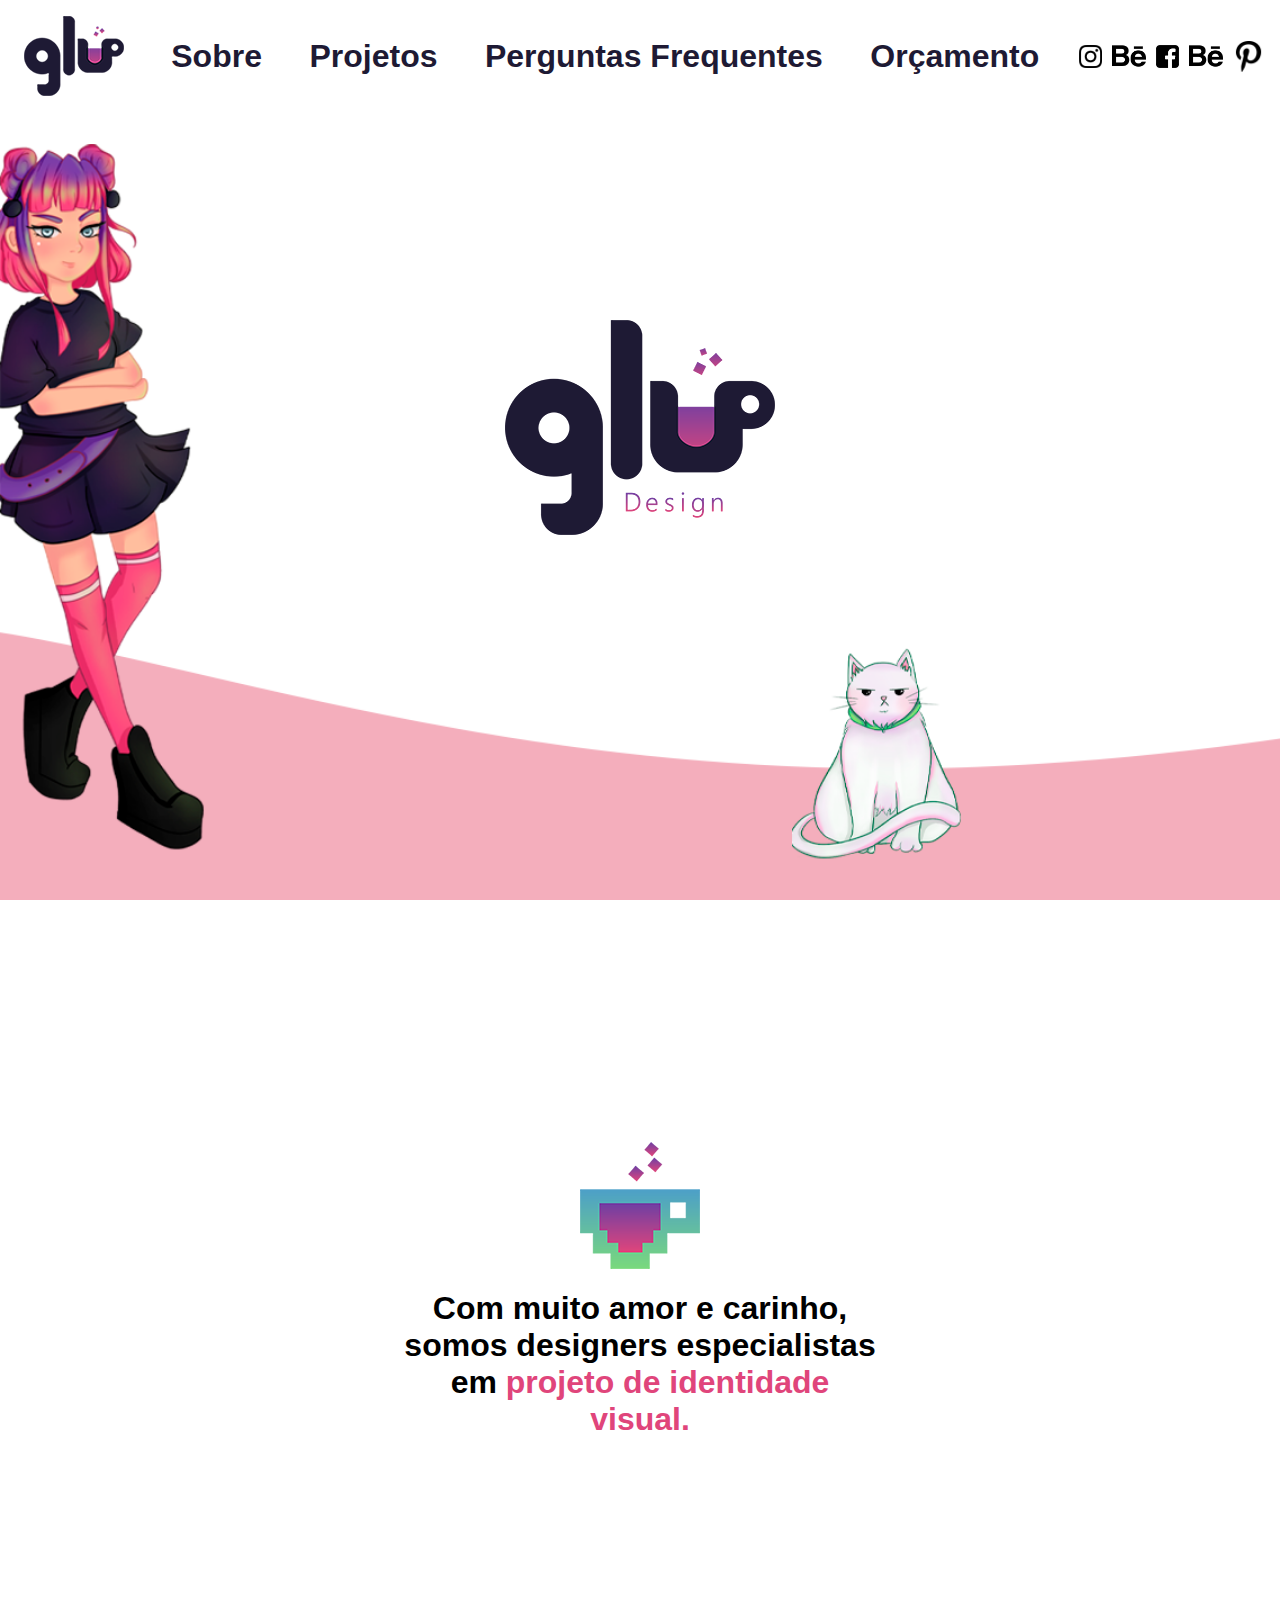
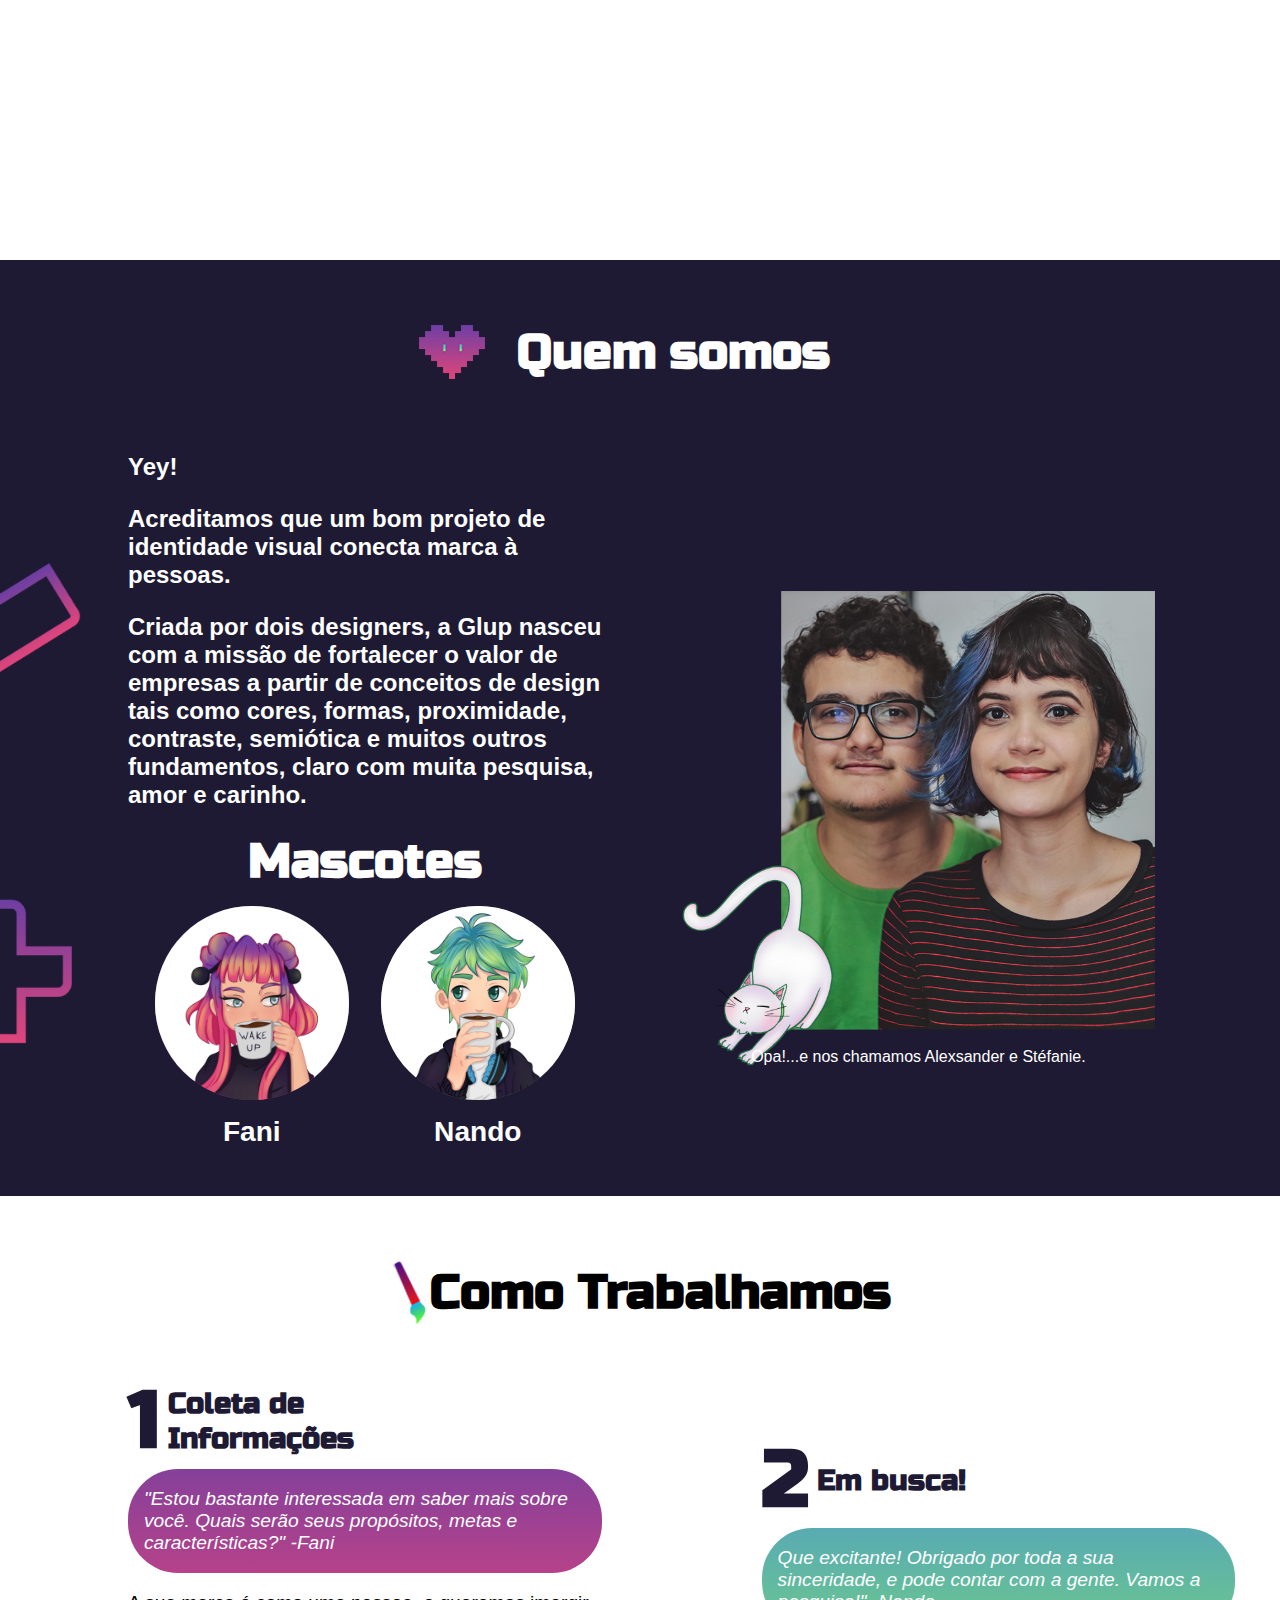
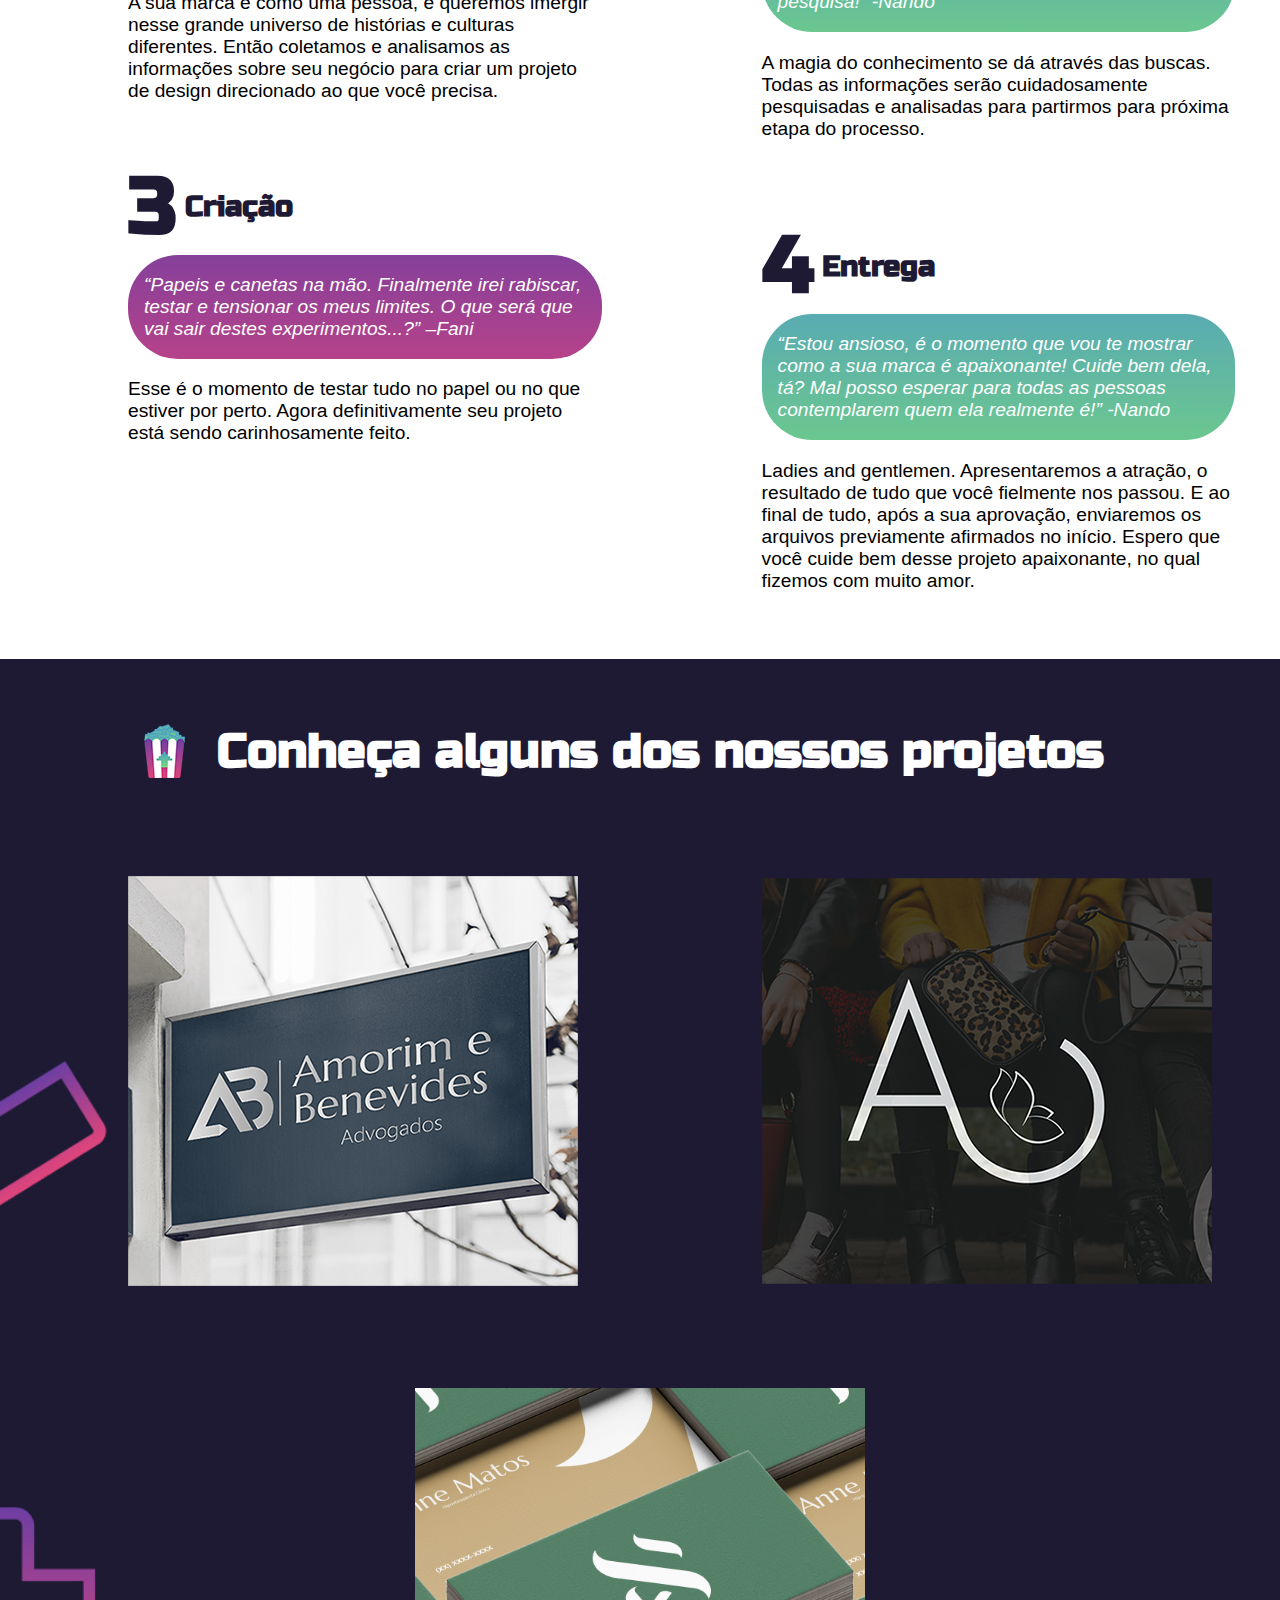
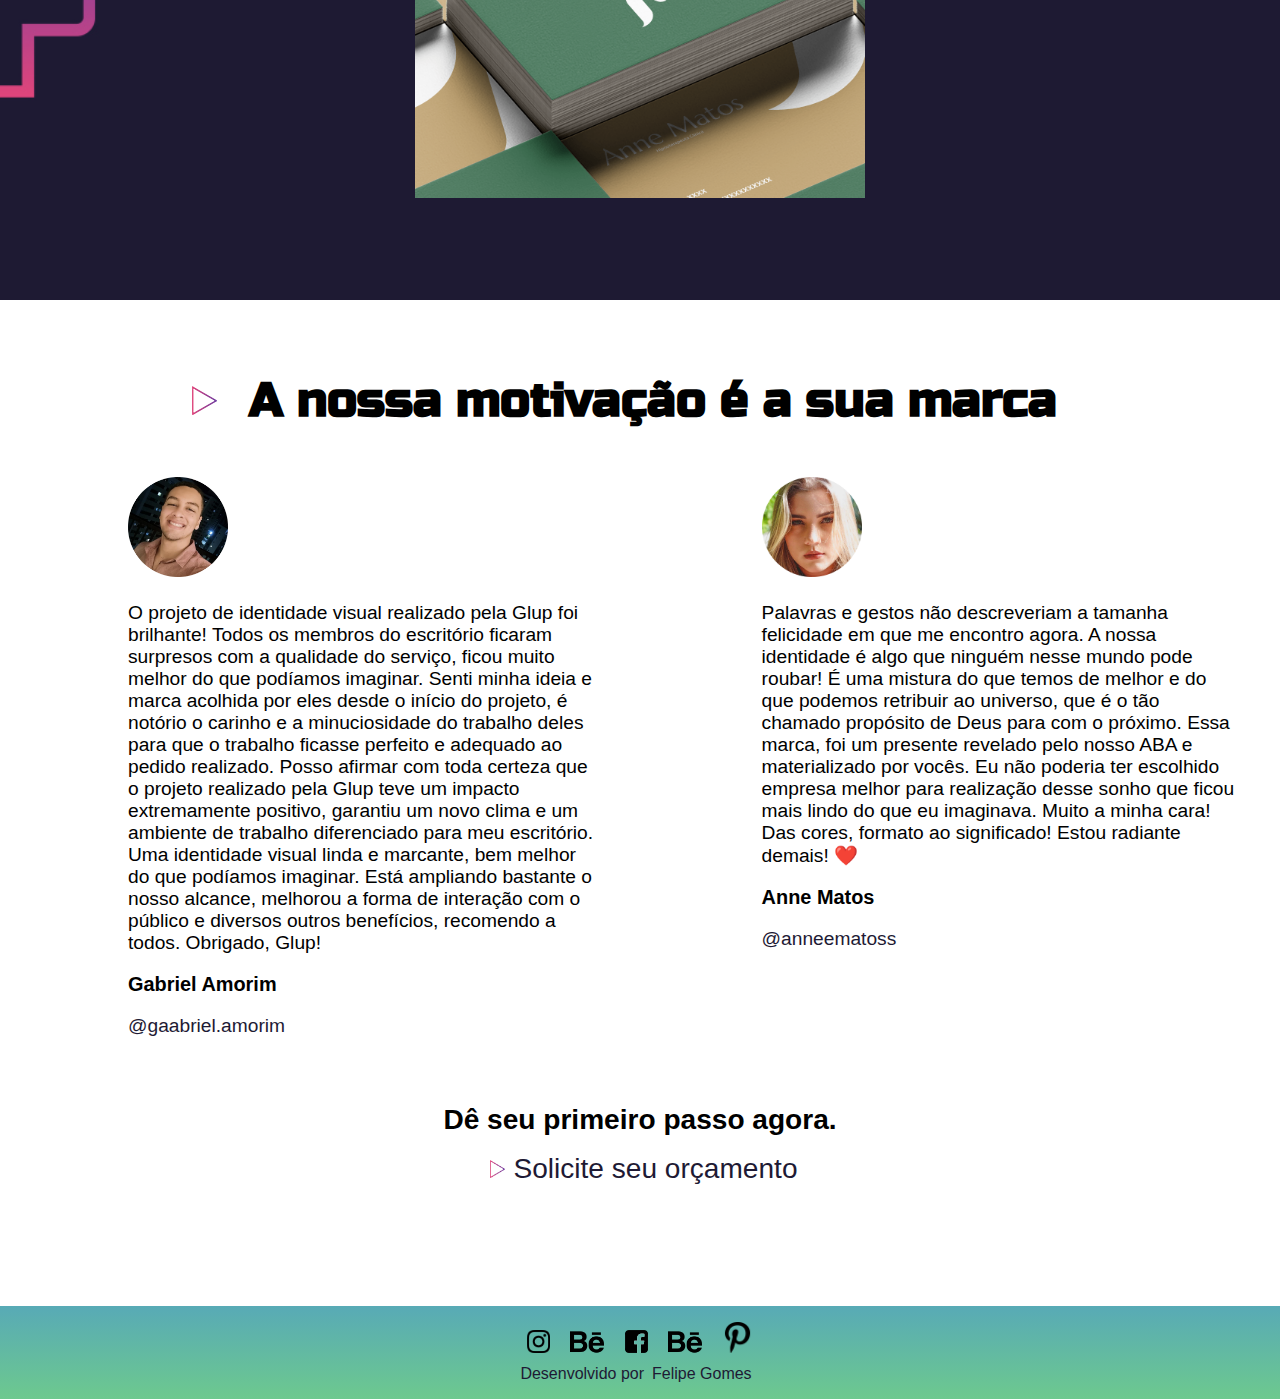
<file: index.html>
<!DOCTYPE html>
<html lang="pt-br">

<head>
    <meta charset="UTF-8">
    <meta name="viewport" content="width=device-width, initial-scale=1.0">
    <link rel="stylesheet" href="main.css">
    <link rel="shortcut icon" href="img/favicon.png">
    <link rel="stylesheet" href="https://cdnjs.cloudflare.com/ajax/libs/font-awesome/4.7.0/css/font-awesome.min.css">
    <link href="https://fonts.googleapis.com/css2?family=Russo+One&display=swap" rel="stylesheet">
    <script src="navBar.js"></script>
    <title>Glup | Página Inicial</title>
</head>

<body>
    <nav class="topnav" id="myTopnav">
        <a href="index.html">
            <img src="img/Glup-Azul-Roxo-Rosa-Sem Fundo.png" class="logo" alt="Glup" title="Glup"></a>
        <a href="sobre.html" class="hover-topbar">Sobre</a>
        <a href="#trabalhos" class="hover-topbar" onclick="myFunction()">Projetos</a>
        <a href="/perguntas.html" class="hover-topbar">Perguntas Frequentes</a>
        <a href="/orcamento.html" class="hover-topbar">Orçamento</a>
        <div>
            <div></div>
            <a href="https://www.instagram.com/glup.design/" target="_blank"><img src="img/instagram.png" alt="Instagram" title="Instagram"></a>
            <a href="https://www.behance.net/stefaniekarine" target="_blank"><img src="img/rede_behance.png" alt="Behance" title="Behance"></a>
            <a href="https://www.facebook.com/Glup-104047884663885" target="_blank"><img src="img/FACEBOOK.png" alt="Facebook" title="Facebook"></a>
            <a href="https://www.behance.net/lecocarval2f0b" target="_blank"><img src="img/rede_behance.png" alt="Behance" title="Behance"></a>
            <a href=""><img src="img/pinterest.png" alt="Pinterest" title="Pinterest"></a>
            <div></div>
        </div>
        <a href="javascript:void(0);" class="icon" onclick="myFunction()">
            <i class="fa fa-bars"></i>
        </a>
    </nav>
    <main class="main" id="main">
        <div class="apresentacao-1">
            <span>
                <img src="img/Glup-Azul-Roxo-Rosa-Tagline-Sem Fundo.png" class="logo-main" alt="">
            </span>

            <div class="frase-1">
                <img src="img/Café.png" alt="">
                <h1>
                    Com muito amor e carinho, <br> somos designers especialistas <br> em <span>projeto de identidade visual.</span>
                </h1>
            </div>
        </div>

        <div class="apresentacao-2">
            <div class="titulo-aprset-2">
                <img src="img/Coração.png" alt="">
                <span>
                <h1>Quem somos</h1>
            </span>
            </div>
            <aside>
                <article class="aside-right">
                    <div>
                        <p>Yey!</p>
                        <p>Acreditamos que um bom projeto de identidade visual conecta marca à pessoas.</p>
                        <p>Criada por dois designers, a Glup nasceu com a missão de fortalecer o valor de empresas a partir de conceitos de design tais como cores, formas, proximidade, contraste, semiótica e muitos outros fundamentos, claro com muita pesquisa,
                            amor e carinho.</p>
                    </div>
                    <div class="mascotes">
                        <h1>Mascotes</h1>
                        <div class="avatar">
                            <div>
                                <a href="/sobre.html">
                                    <div>
                                        <img src="img/Grupo_de_m_scara_2_jr_pattern.png" alt="">
                                    </div>
                                </a>
                                <h3>Fani</h3>
                            </div>
                            <div>
                                <a href="/sobre.html">
                                    <div>
                                        <img src="img/Grupo_de_m_scara_3_jt_pattern.png" alt="">
                                    </div>
                                </a>
                                <h3>Nando</h3>
                            </div>
                        </div>
                    </div>
                </article>
                <article class="aside-left">
                    <div class="foto-side">
                        <img src="img/Fani-Nando-Glid.png" class="fani-nando-glid" alt="">
                        <p>Opa!...e nos chamamos Alexsander e Stéfanie.</p>
                    </div>
                </article>
            </aside>
        </div>
        <div class="como-trabalhamos">
            <div class="titulo-trabalhamos">
                <img src="img/Pincel.png" alt="">
                <span>
                <h1>Como Trabalhamos</h1>
            </span>
            </div>
            <aside>
                <article>
                    <div class="sub-titulo">
                        <h1>1</h1>
                        <h1>Coleta de Informações</h1>
                    </div>
                    <div>
                        <p>
                            "Estou bastante interessada em saber mais sobre você. Quais serão seus propósitos, metas e características?" -Fani
                        </p>
                    </div>
                    <div class="descricao">
                        <p>
                            A sua marca é como uma pessoa, e queremos imergir nesse grande universo de histórias e culturas diferentes. Então coletamos e analisamos as informações sobre seu negócio para criar um projeto de design direcionado ao que você precisa.
                        </p>
                    </div>
                </article>
                <article>
                    <div class="sub-titulo">
                        <h1>2</h1>
                        <h1>Em busca!</h1>
                    </div>
                    <div>
                        <p>
                            Que excitante! Obrigado por toda a sua sinceridade, e pode contar com a gente. Vamos a pesquisa!" -Nando
                        </p>
                    </div>
                    <div class="descricao">
                        <p>
                            A magia do conhecimento se dá através das buscas. Todas as informações serão cuidadosamente pesquisadas e analisadas para partirmos para próxima etapa do processo.
                        </p>
                    </div>
                </article>

            </aside>
            <aside>
                <article>
                    <div class="sub-titulo">
                        <h1>3</h1>
                        <h1>Criação</h1>
                    </div>
                    <div>
                        <p>
                            “Papeis e canetas na mão. Finalmente irei rabiscar, testar e tensionar os meus limites. O que será que vai sair destes experimentos...?” –Fani
                        </p>
                    </div>
                    <div class="descricao">
                        <p>
                            Esse é o momento de testar tudo no papel ou no que estiver por perto. Agora definitivamente seu projeto está sendo carinhosamente feito.
                        </p>
                    </div>
                </article>
                <article>
                    <div class="sub-titulo">
                        <h1>4</h1>
                        <h1>Entrega</h1>
                    </div>
                    <div>
                        <p>
                            “Estou ansioso, é o momento que vou te mostrar como a sua marca é apaixonante! Cuide bem dela, tá? Mal posso esperar para todas as pessoas contemplarem quem ela realmente é!” -Nando
                        </p>
                    </div>
                    <div class="descricao">
                        <p>
                            Ladies and gentlemen. Apresentaremos a atração, o resultado de tudo que você fielmente nos passou. E ao final de tudo, após a sua aprovação, enviaremos os arquivos previamente afirmados no início. Espero que você cuide bem desse projeto apaixonante, no
                            qual fizemos com muito amor.
                        </p>
                    </div>
                </article>

            </aside>
        </div>
        <div class="projetos" id="trabalhos">
            <div class="titulo-projetos">
                <img src="img/Pipoca.png" alt="">
                <span>
                <h1>Conheça alguns dos nossos projetos</h1>
            </span>
            </div>
            <aside>
                <article>
                    <a href="/proj-amorim.html">
                        <img src="img/Grupo_de_m_scara_10_jv_pattern.png" alt="">
                </article>
                <article>
                    <a href="/proj-andreia.html">
                        <img src="img/Grupo_de_m_scara_1_jq_pattern.png" alt=""></a>
                    </a>
                </article>

            </aside>
            <aside>
                <a href="/proj-anne.html">
                    <img src="img/Prancheta 1 cópia 1601.png" alt="">
                </a>
            </aside>
        </div>
        <div class="relatos">
            <div class="titulo-relatos">
                <img src="img/Triangulo GLUP.png" alt="">
                <span>
                <h1>A nossa motivação é a sua marca</h1>
            </span>
            </div>
            <aside>
                <article>
                    <div class="foto-cliente">
                        <img src="img/Grupo_de_m_scara_8_ju_pattern.png" alt="">
                    </div>

                    <div class="comment-pessoa">

                        <div class="comentario">
                            <p>
                                O projeto de identidade visual realizado pela Glup foi brilhante! Todos os membros do escritório ficaram surpresos com a qualidade do serviço, ficou muito melhor do que podíamos imaginar.<span id="pontos">..</span>
                                <span id="mais"> Senti minha ideia e marca acolhida por eles desde o início do projeto, é notório o carinho e a minuciosidade do trabalho deles para que o trabalho ficasse perfeito e adequado ao pedido realizado. Posso afirmar com toda
                                    certeza que o projeto realizado pela Glup teve um impacto extremamente positivo, garantiu um novo clima e um ambiente de trabalho diferenciado para meu escritório. Uma identidade visual linda e marcante, bem melhor
                                    do que podíamos imaginar. Está ampliando bastante o nosso alcance, melhorou a forma de interação com o público e diversos outros benefícios, recomendo a todos. Obrigado, Glup!</span>
                                <button onclick="leiaMais()" class="btnLeiaMais" id="btnLeiaMais">Ler mais</button>
                            </p>

                        </div>
                        <div class="id-cliente">
                            <h5>Gabriel Amorim</h5>
                            <p>
                                <a href="https://www.instagram.com/gaabriel.amorim/" target="_blank">
                                @gaabriel.amorim
                            </a>
                            </p>
                        </div>
                    </div>
                </article>
                <article>
                    <div class="foto-cliente">
                        <img src="img/WhatsApp Image 2020-06-24 at 6.png" alt="">
                    </div>
                    <div class="comment-pessoa">

                        <div class="comentario">
                            <p>
                                Palavras e gestos não descreveriam a tamanha felicidade em que me encontro agora. A nossa identidade é algo que ninguém nesse mundo pode roubar!<span id="pontos1">...</span><span id="mais1"> É uma mistura do que temos de melhor e do que podemos retribuir ao universo, que é o tão chamado propósito
                            de Deus para com o próximo. Essa marca, foi um presente revelado pelo nosso ABA e materializado por vocês. Eu não poderia ter escolhido empresa melhor para realização desse sonho que ficou mais lindo do que eu imaginava. Muito
                            a minha cara! Das cores, formato ao significado! Estou radiante demais! ❤️</span>
                                <button onclick="leiaMais1()" class="btnLeiaMais" id="btnLeiaMais1">Ler mais</button>
                            </p>
                        </div>
                        <div class="id-cliente">
                            <h5>Anne Matos</h5>
                            <p>
                                <a href="https://www.instagram.com/anneematoss/" target="_blank">
                                @anneematoss
                    </a>
                            </p>
                        </div>
                    </div>
                </article>

            </aside>
            <div class="relatos-passo">
                <h3>Dê seu primeiro passo agora.</h3>
                <div class="footer-relatos">
                    <img src="img/Triangulo GLUP.png" alt="">
                    <span>
                    <a href="/orcamento.html"><h3>Solicite seu orçamento</h3></a>
                </span>
                </div>
            </div>
        </div>
        <footer>
            <div>
                <a href="https://www.instagram.com/glup.design/" target="_blank"><img src="img/instagram.png" alt="Instagram" title="Instagram"></a>
                <a href="https://www.behance.net/stefaniekarine" target="_blank"><img src="img/rede_behance.png" alt="Behance" title="Behance"></a>
                <a href="https://www.facebook.com/Glup-104047884663885" target="_blank"><img src="img/FACEBOOK.png" alt="Facebook" title="Facebook"></a>
                <a href="https://www.behance.net/lecocarval2f0b" target="_blank"><img src="img/rede_behance.png" alt="Behance" title="Behance"></a>
                <a href=""><img src="img/pinterest.png" alt="Pinterest" title="Pinterest"></a>
            </div>
            <p>Desenvolvido por<a href="http://felipegomss.com.br/" target="_blank">Felipe Gomes</a></p>
        </footer>
    </main>
</body>

</html>
</file>
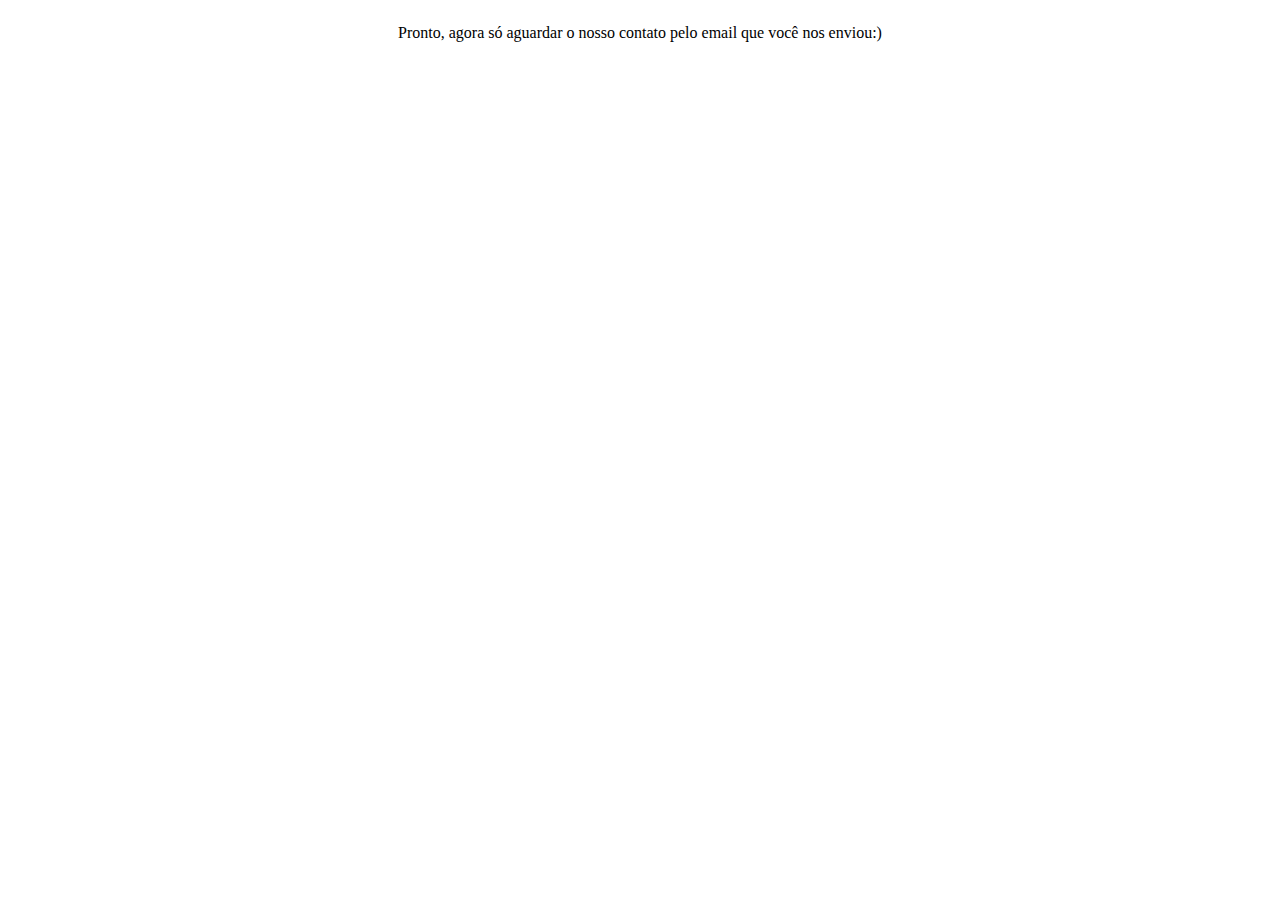
<file: envioForm.html>
<!DOCTYPE html>
<html lang="pt-br">

<head>
    <meta charset="UTF-8">
    <meta name="viewport" content="width=device-width, initial-scale=1.0">
    <title>Document</title>
</head>

<body style="display: flex; justify-content: center; align-items: center;">

    <p>Pronto, agora só aguardar o nosso contato pelo email que você nos enviou:)</p>

</body>

</html>
</file>
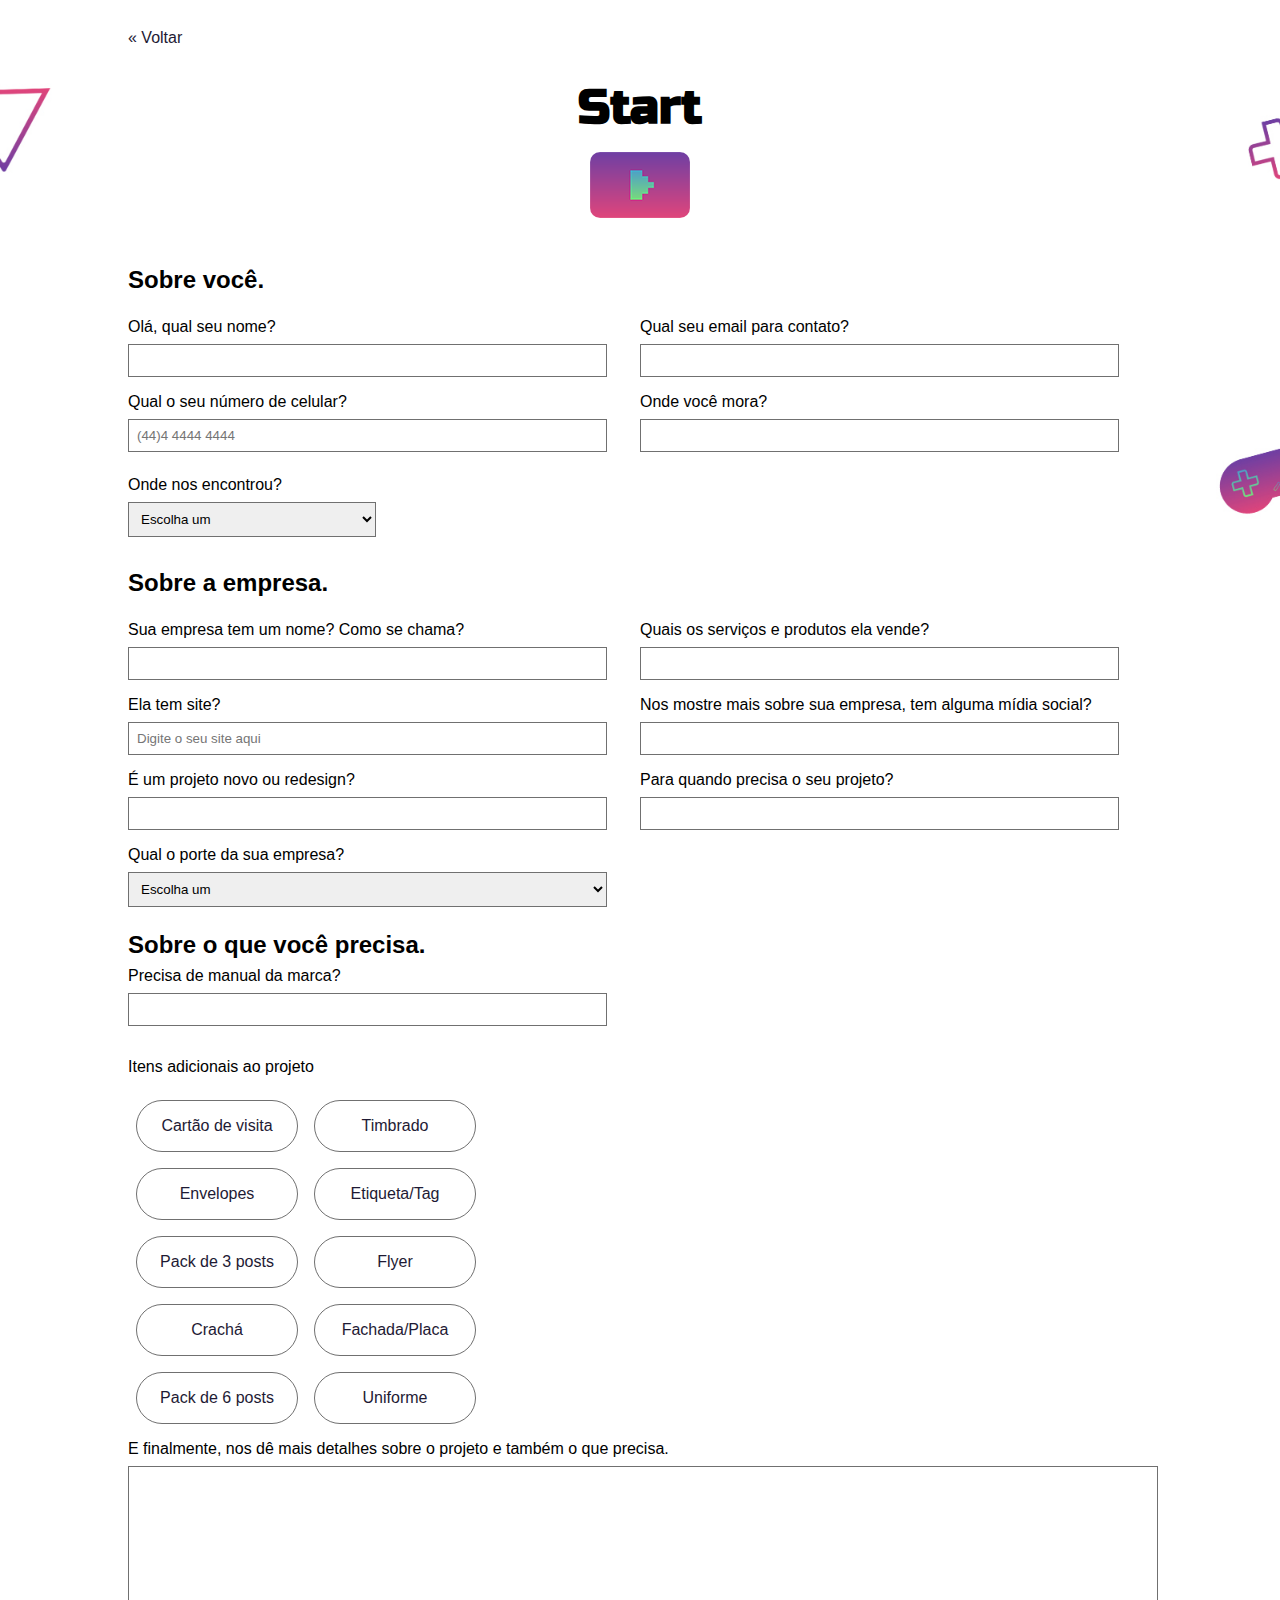
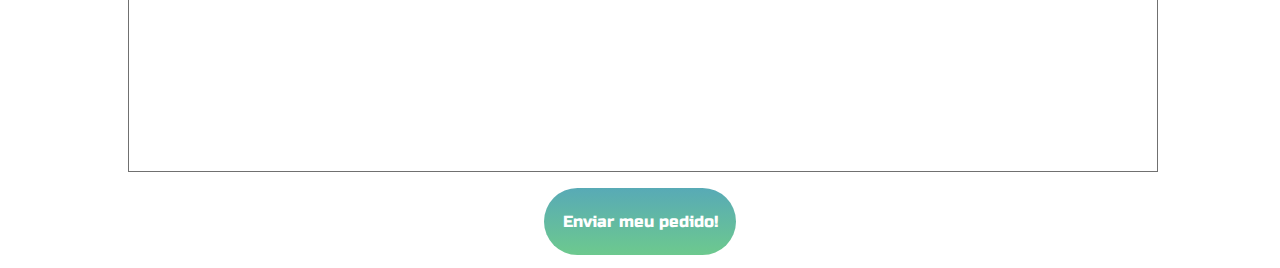
<file: orcamento.html>
<!DOCTYPE html>
<html lang="en">

<head>
    <meta charset="UTF-8">
    <meta name="viewport" content="width=device-width, initial-scale=1.0">
    <link rel="stylesheet" href="form.css">
    <link rel="shortcut icon" href="img/favicon.png">
    <link rel="stylesheet" href="https://cdnjs.cloudflare.com/ajax/libs/font-awesome/4.7.0/css/font-awesome.min.css">
    <link href="https://fonts.googleapis.com/css2?family=Russo+One&display=swap" rel="stylesheet">
    <script src="navBar.js"></script>
    <script src="https://ajax.googleapis.com/ajax/libs/jquery/2.1.1/jquery.min.js"></script>
    <title>Sobre seu projeto | Glup</title>
</head>

<script>
    $(function () {
        $('#meuDiv').hide();

        $('#encontro').change(function () {
            if ($(this).val() === 'outro') {
                $('#meuDiv').show();
                $('#encontro').hide();
            }
        });

        $('#cancel').click(function () {
            $('#encontro').show();
            $('#encontro').val('');
            $('#meuDiv').hide();
        });
    });
</script>

<body>
    <a href="/index.html">
        <p> « Voltar</p>
    </a>

    <div class="start">
        <h1>Start</h1>
        <img src="/img/Ícone de vídeo.png" alt="">
    </div>


    <form action="https://formspree.io/xvowbaqz" method="POST">
        <h2>Sobre você.</h2>
        <div>
            <label>
                Olá, qual seu nome?
                <input type="text" name="nome" required>
            </label>
            <label>
                Qual seu email para contato?
                <input type="text" name="_replyto" required>
            </label>
            <label>
                Qual o seu número de celular?
                <input type="tel" name="telefone" placeholder="(44)4 4444 4444" required>
            </label>
            <label>
                Onde você mora?
                <input type="text" name="cidade" required>
            </label>
            <div class="encontrar">
                <label for="encontro">Onde nos encontrou?
                    <select name="encontro" id="encontro" required>
                        <option value="" selected disabled hidden>Escolha um</option>
                        <option value="facebook">Facebook</option>
                        <option value="google">Google</option>
                        <option value="insta">Instagram</option>
                        <option value="indicacao">Indicação</option>
                        <option value="outro">Outro</option>
                    </select>
                </label>
                <div id="meuDiv">
                    <input type="text" name="encontro_outro">
                    <button type="button" id="cancel">Cancelar</button>
                </div>
            </div>
        </div>

        <h2>Sobre a empresa.</h2>
        <div>
            <label>
                Sua empresa tem um nome? Como se chama?
                <input type="text" name="nome da empresa" required>
            </label>
            <label>
                Quais os serviços e produtos ela vende?
                <input type="text" name="serviços" required>
            </label>
            <label>
                Ela tem site?
                <input type="text" name="site" placeholder="Digite o seu site aqui" required>
            </label>
            <label>
                Nos mostre mais sobre sua empresa, tem alguma mídia social?
                <input type="text" name="midia social" required>
            </label>
            <label>
                É um projeto novo ou redesign?
                <input type="text" name="tipo do projeto" required>
            </label>
            <label>
                Para quando precisa o seu projeto?
                <input type="text" name="prazo" required>
            </label>
            <label for="empresa">Qual o porte da sua empresa?
                <select name="empresa" id="empresa" required>
                    <option value="" selected disabled hidden>Escolha um</option>
                    <option value="liberal">Profissional Liberal</option>
                    <option value="micro">Micro (2-9 funcionários)</option>
                    <option value="pequena">Pequena (10-49 funcionários)</option>
                    <option value="media">Média (50-100 funcionários)</option>
                    <option value="grande">Grande (Mais de 100 funcionários)</option>
                </select>
            </label>
        </div>

        <h2>Sobre o que você precisa.</h2>
        <label>
            Precisa de manual da marca?
            <input type="text" name="manual" required>
        </label>
        <div class="checkbox">
            <p>Itens adicionais ao projeto</p>
            <div>
                <input type="checkbox" name="cartaoVisita">
                <label for="cartaoVisita">Cartão de visita</label>
            </div>
            <div>
                <input type="checkbox" name="timbrado">
                <label for="timbrado">Timbrado</label>
            </div>
            <div>
                <input type="checkbox" name="envelopes">
                <label for="envelopes">Envelopes</label>
            </div>
            <div>
                <input type="checkbox" name="tag">
                <label for="tag">Etiqueta/Tag</label>
            </div>
            <div>
                <input type="checkbox" name="packPost3">
                <label for="packPost3">Pack de 3 posts</label>
            </div>
            <div>
                <input type="checkbox" name="flyer">
                <label for="flyer">Flyer</label>
            </div>
            <div>
                <input type="checkbox" name="cracha">
                <label for="cracha">Crachá</label>
            </div>
            <div>
                <input type="checkbox" name="placa">
                <label for="placa">Fachada/Placa</label>
            </div>
            <div>
                <input type="checkbox" name="packPost6">
                <label for="packPost6">Pack de 6 posts</label>
            </div>
            <div>
                <input type="checkbox" name="uniforme">
                <label for="uniforme">Uniforme</label>
            </div>
        </div>

        <label class="txt-area">
            E finalmente, nos dê mais detalhes sobre o projeto e também o que precisa.
            <textarea name="detalhes" rows="20"></textarea>
        </label>
        <button type="submit" class="enviar">Enviar meu pedido!</button>
    </form>
</body>

</html>
</file>
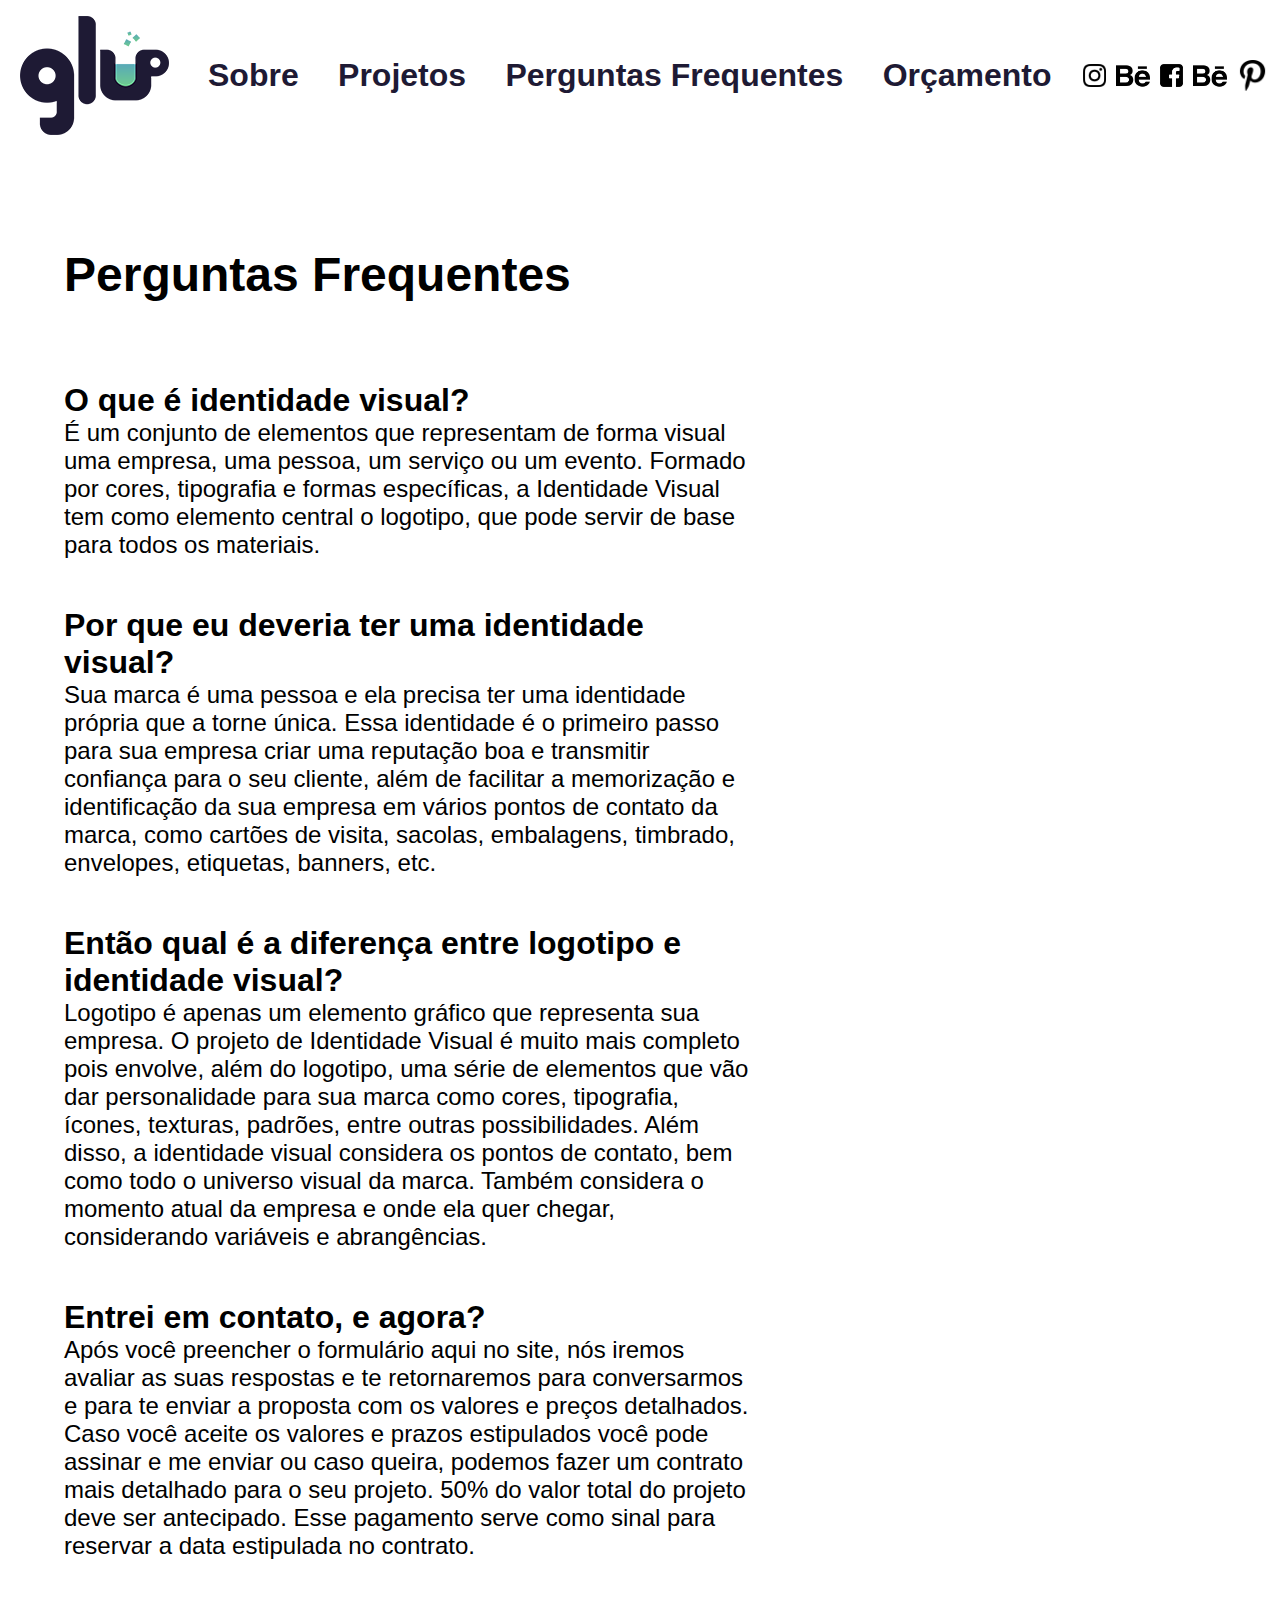
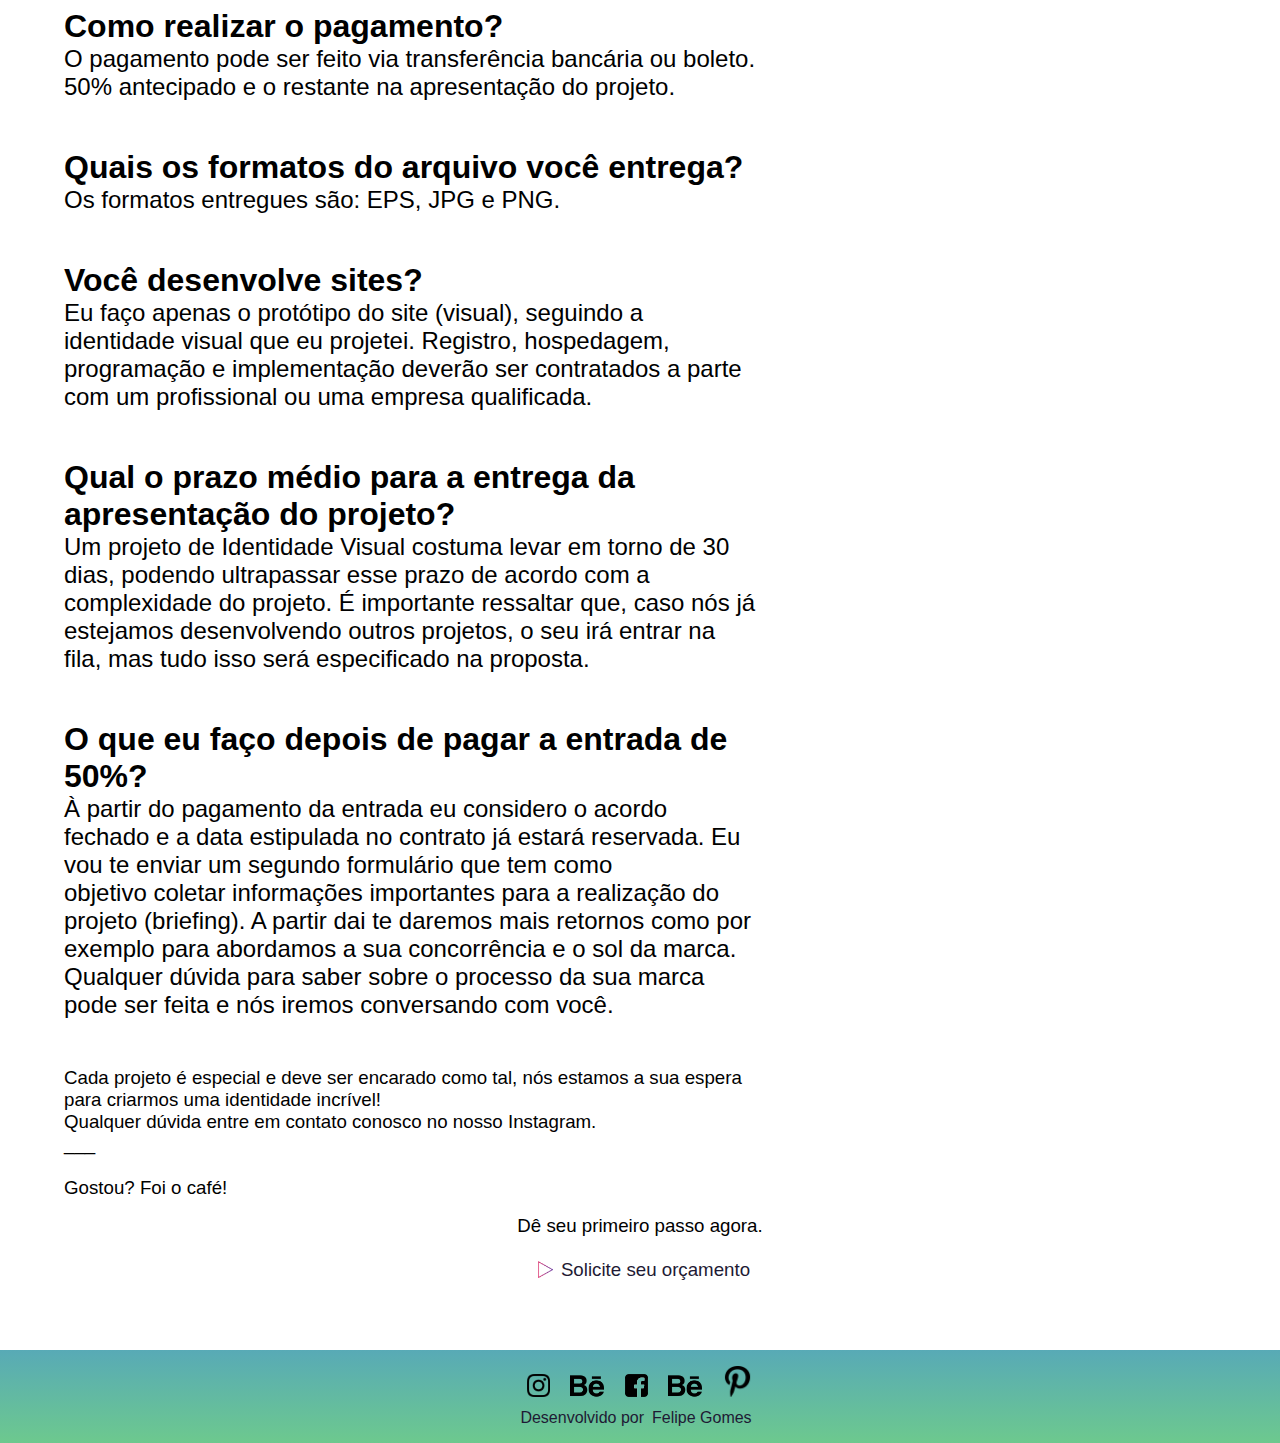
<file: perguntas.html>
<!DOCTYPE html>
<html lang="pt-br">

<head>
    <meta charset="UTF-8">
    <meta name="viewport" content="width=device-width, initial-scale=1.0">
    <link rel="stylesheet" href="proj.css">
    <link rel="shortcut icon" href="img/favicon.png">
    <link rel="stylesheet" href="https://cdnjs.cloudflare.com/ajax/libs/font-awesome/4.7.0/css/font-awesome.min.css">
    <link href="https://fonts.googleapis.com/css2?family=Russo+One&display=swap" rel="stylesheet">
    <script src="navBar.js"></script>
    <title>Perguntas Frequentes | Glup</title>
</head>

<style>
    .titulo {
        font-size: 3rem;
        margin: 5rem 0;
    }

    h1,
    h2,
    h3 {
        margin: 0;
    }

    h1 {
        font-size: 2rem;
    }

    h2 {
        margin-bottom: 3rem;
        font-weight: 400;
    }

    h3 {
        margin-top: 2rem;
        font-weight: 400;
    }

    .perguntas {
        width: 60%;
    }

    @media screen and (max-width: 727px) {
        .titulo {
            font-size: 2rem;
            margin: 0 0 3rem 0;
        }

        h1 {
            font-size: 1rem;
        }

        h2 {
            margin-bottom: 2rem;
            font-weight: 400;
            font-size: 0.8rem;
        }

        h3 {
            margin-top: 1.5rem;
            font-weight: 400;
            font-size: 0.75rem;
        }

        .perguntas {
            width: 100%;
        }
    }
</style>

<body>
    <nav class="topnav" id="myTopnav">
        <a href="index.html">
            <img src="img/Glup-Azul-Azul-Verde-Sem Fundo.png" class="logo" alt="Glup" title="Glup"></a>
        <a href="/sobre.html" class="hover-topbar">Sobre</a>
        <a href="/index.html#trabalhos" class="hover-topbar">Projetos</a>
        <a href="/perguntas.html" class="hover-topbar">Perguntas Frequentes</a>
        <a href="/orcamento.html" class="hover-topbar">Orçamento</a>
        <div>
            <div></div>
            <a href="https://www.instagram.com/glup.design/" target="_blank"><img src="img/instagram.png"
                    alt="Instagram" title="Instagram"></a>
            <a href="https://www.behance.net/stefaniekarine" target="_blank"><img src="img/rede_behance.png"
                    alt="Behance" title="Behance"></a>
            <a href="https://www.facebook.com/Glup-104047884663885" target="_blank"><img src="img/FACEBOOK.png"
                    alt="Facebook" title="Facebook"></a>
            <a href="https://www.behance.net/lecocarval2f0b" target="_blank"><img src="img/rede_behance.png"
                    alt="Behance" title="Behance"></a>
            <a href=""><img src="img/pinterest.png" alt="Pinterest" title="Pinterest"></a>
            <div></div>
        </div>
        <a href="javascript:void(0);" class="icon" onclick="myFunction()">
            <i class="fa fa-bars"></i>
        </a>
    </nav>

    <section>
        </div>
        <main class="main" id="main">
            <h1 class="titulo">Perguntas Frequentes</h1>

            <div class="perguntas">


                <h1>O que é identidade visual?
                </h1>
                <h2>É um conjunto de elementos que representam de forma visual uma empresa, uma pessoa, um serviço ou um
                    evento. Formado por cores, tipografia e formas específicas, a Identidade Visual tem como elemento
                    central o logotipo, que pode servir de base para todos os materiais.
                </h2>
                <h1>Por que eu deveria ter uma identidade visual?
                </h1>
                <h2>Sua marca é uma pessoa e ela precisa ter uma identidade própria que a torne única. Essa identidade é
                    o
                    primeiro passo para sua empresa criar uma reputação boa e transmitir confiança para o seu cliente,
                    além
                    de facilitar a memorização e identificação da sua empresa em vários pontos de contato da marca, como
                    cartões de visita, sacolas, embalagens, timbrado, envelopes, etiquetas, banners, etc.
                </h2>
                <h1>Então qual é a diferença entre logotipo e identidade visual?
                </h1>
                <h2>Logotipo é apenas um elemento gráfico que representa sua empresa. O projeto de Identidade Visual é
                    muito
                    mais completo pois envolve, além do logotipo, uma série de elementos que vão dar personalidade para
                    sua
                    marca como cores, tipografia, ícones, texturas, padrões, entre outras possibilidades. Além disso, a
                    identidade visual considera os pontos de contato, bem como todo o universo visual da marca. Também
                    considera o momento atual da empresa e onde ela quer chegar, considerando variáveis e abrangências.
                </h2>
                <h1>Entrei em contato, e agora?
                </h1>
                <h2>Após você preencher o formulário aqui no site, nós iremos avaliar as suas respostas e te
                    retornaremos
                    para conversarmos e para te enviar a proposta com os valores e preços detalhados. Caso você aceite
                    os
                    valores e prazos estipulados você pode assinar e me enviar ou caso queira, podemos fazer um contrato
                    mais detalhado para o seu projeto. 50% do valor total do projeto deve ser antecipado. Esse pagamento
                    serve como sinal para reservar a data estipulada no contrato.
                </h2>
                <h1>Como realizar o pagamento?
                </h1>
                <h2>
                    O pagamento pode ser feito via transferência bancária ou boleto. 50% antecipado e o restante na
                    apresentação do projeto. 
                </h2>
                <h1>Quais os formatos do arquivo você entrega?</h1>
                <h2>Os formatos entregues são: EPS, JPG e PNG.</h2>
                <h1>Você desenvolve sites?</h1>
                <h2>Eu faço apenas o protótipo do site (visual), seguindo a identidade visual que eu projetei. Registro,
                    hospedagem, programação e implementação deverão ser contratados a parte com um profissional ou uma
                    empresa qualificada.</h2>
                <h1>Qual o prazo médio para a entrega da apresentação do projeto?</h1>
                <h2>Um projeto de Identidade Visual costuma levar em torno de 30 dias, podendo ultrapassar esse prazo de
                    acordo com a complexidade do projeto. É importante ressaltar que, caso nós já estejamos
                    desenvolvendo
                    outros projetos, o seu irá entrar na fila, mas tudo isso será especificado na proposta.
                </h2>
                <h1>O que eu faço depois de pagar a entrada de 50%?</h1>
                <h2>À partir do pagamento da entrada eu considero o acordo fechado e a data estipulada no contrato já
                    estará
                    reservada. Eu vou te enviar um segundo formulário que tem como objetivo coletar informações
                    importantes
                    para a realização do projeto (briefing).
                    A partir dai te daremos mais retornos como por exemplo para abordamos a sua concorrência e o sol da
                    marca. Qualquer dúvida para saber sobre o processo da sua marca pode ser feita e nós iremos
                    conversando
                    com você.
                </h2>

                <h3>
                    Cada projeto é especial e deve ser encarado como tal, nós estamos a sua espera para criarmos uma
                    identidade incrível! <br>Qualquer dúvida entre em contato conosco no nosso Instagram.
                    <br>
                    ___
                    <br>
                    <br>Gostou? Foi o café!
                </h3>

            </div>
            <div class="relatos-passo">
                <h3>Dê seu primeiro passo agora.</h3>
                <div class="footer-relatos">
                    <img src="img/Triangulo GLUP.png" alt="">
                    <span>
                        <a href="/orcamento.html">
                            <h3>Solicite seu orçamento</h3>
                        </a>
                    </span>
                </div>
            </div>
        </main>
    </section>






    <footer>
        <div>
            <a href="https://www.instagram.com/glup.design/" target="_blank"><img src="img/instagram.png"
                    alt="Instagram" title="Instagram"></a>
            <a href="https://www.behance.net/stefaniekarine" target="_blank"><img src="img/rede_behance.png"
                    alt="Behance" title="Behance"></a>
            <a href="https://www.facebook.com/Glup-104047884663885" target="_blank"><img src="img/FACEBOOK.png"
                    alt="Facebook" title="Facebook"></a>
            <a href="https://www.behance.net/lecocarval2f0b" target="_blank"><img src="img/rede_behance.png"
                    alt="Behance" title="Behance"></a>
            <a href=""><img src="img/pinterest.png" alt="Pinterest" title="Pinterest"></a>
        </div>
        <p>Desenvolvido por<a href="http://felipegomss.com.br/" target="_blank">Felipe Gomes</a></p>
    </footer>

</body>

</html>
</file>
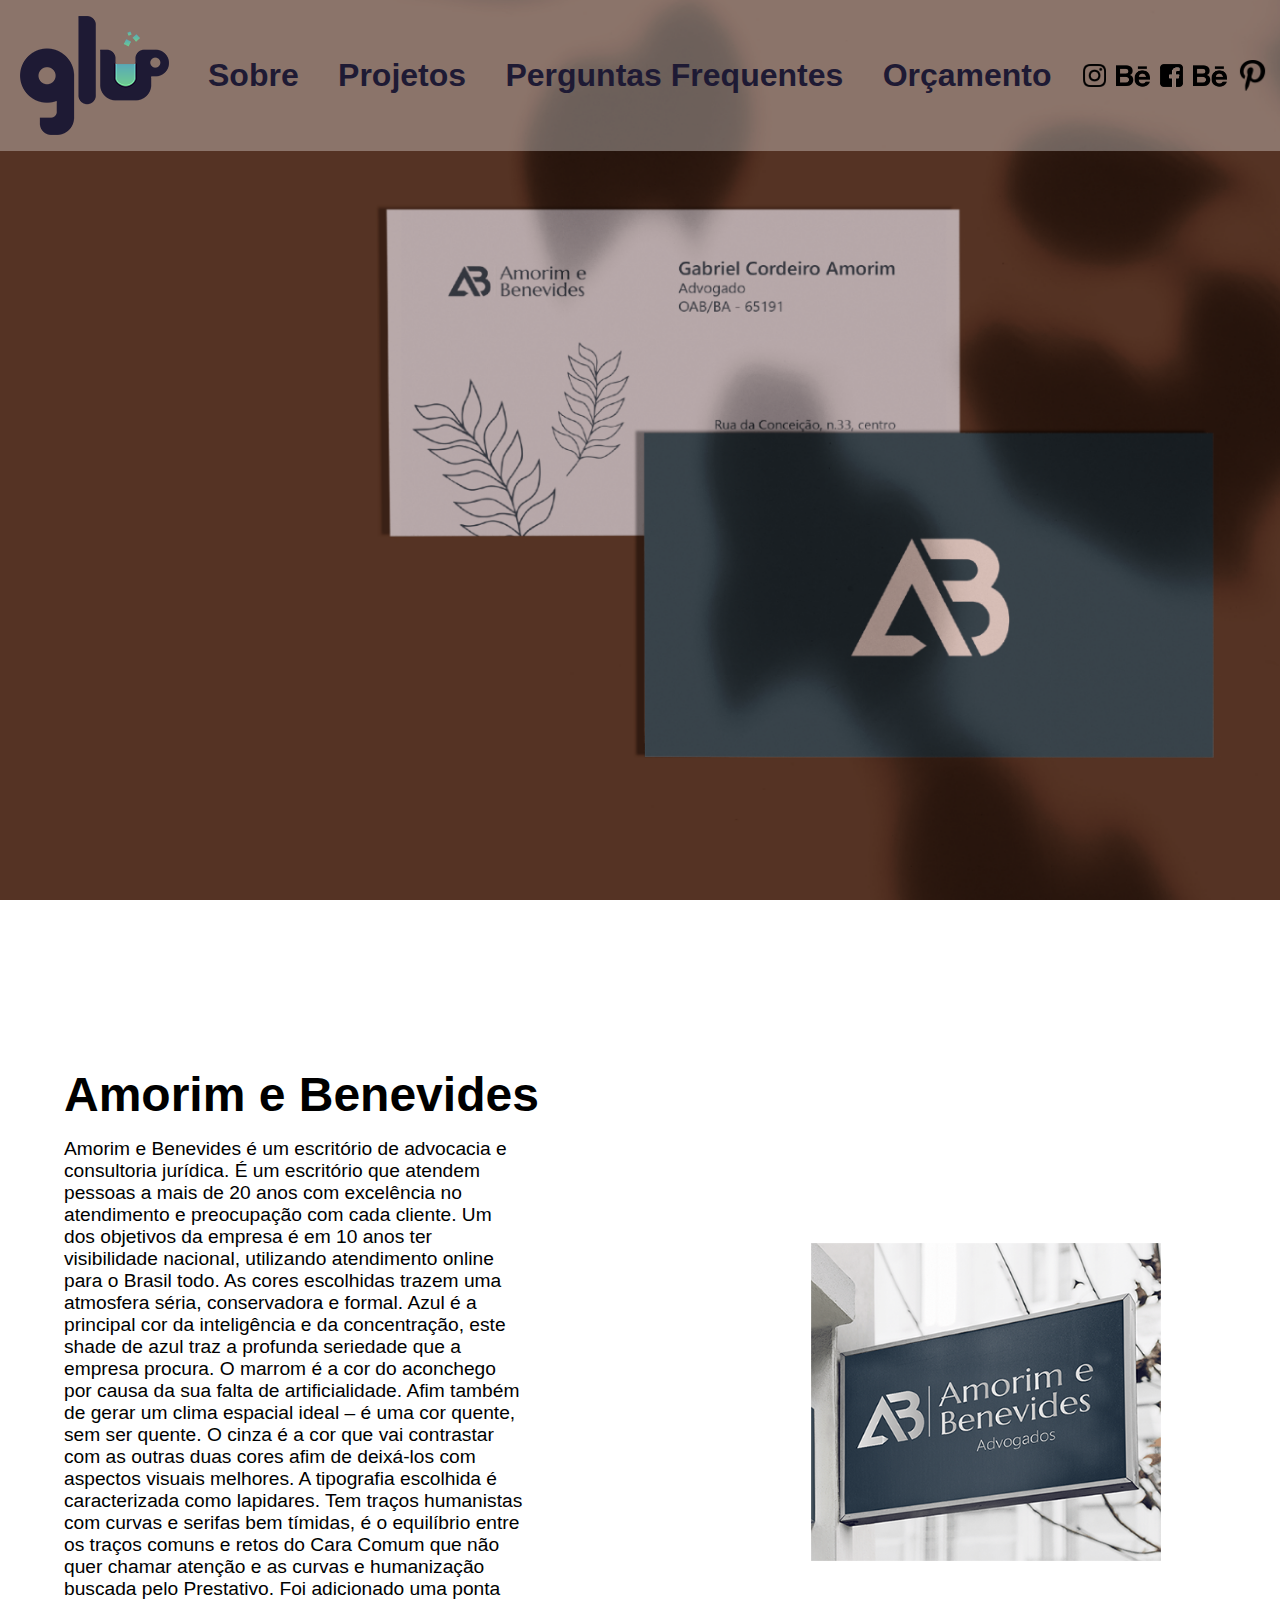
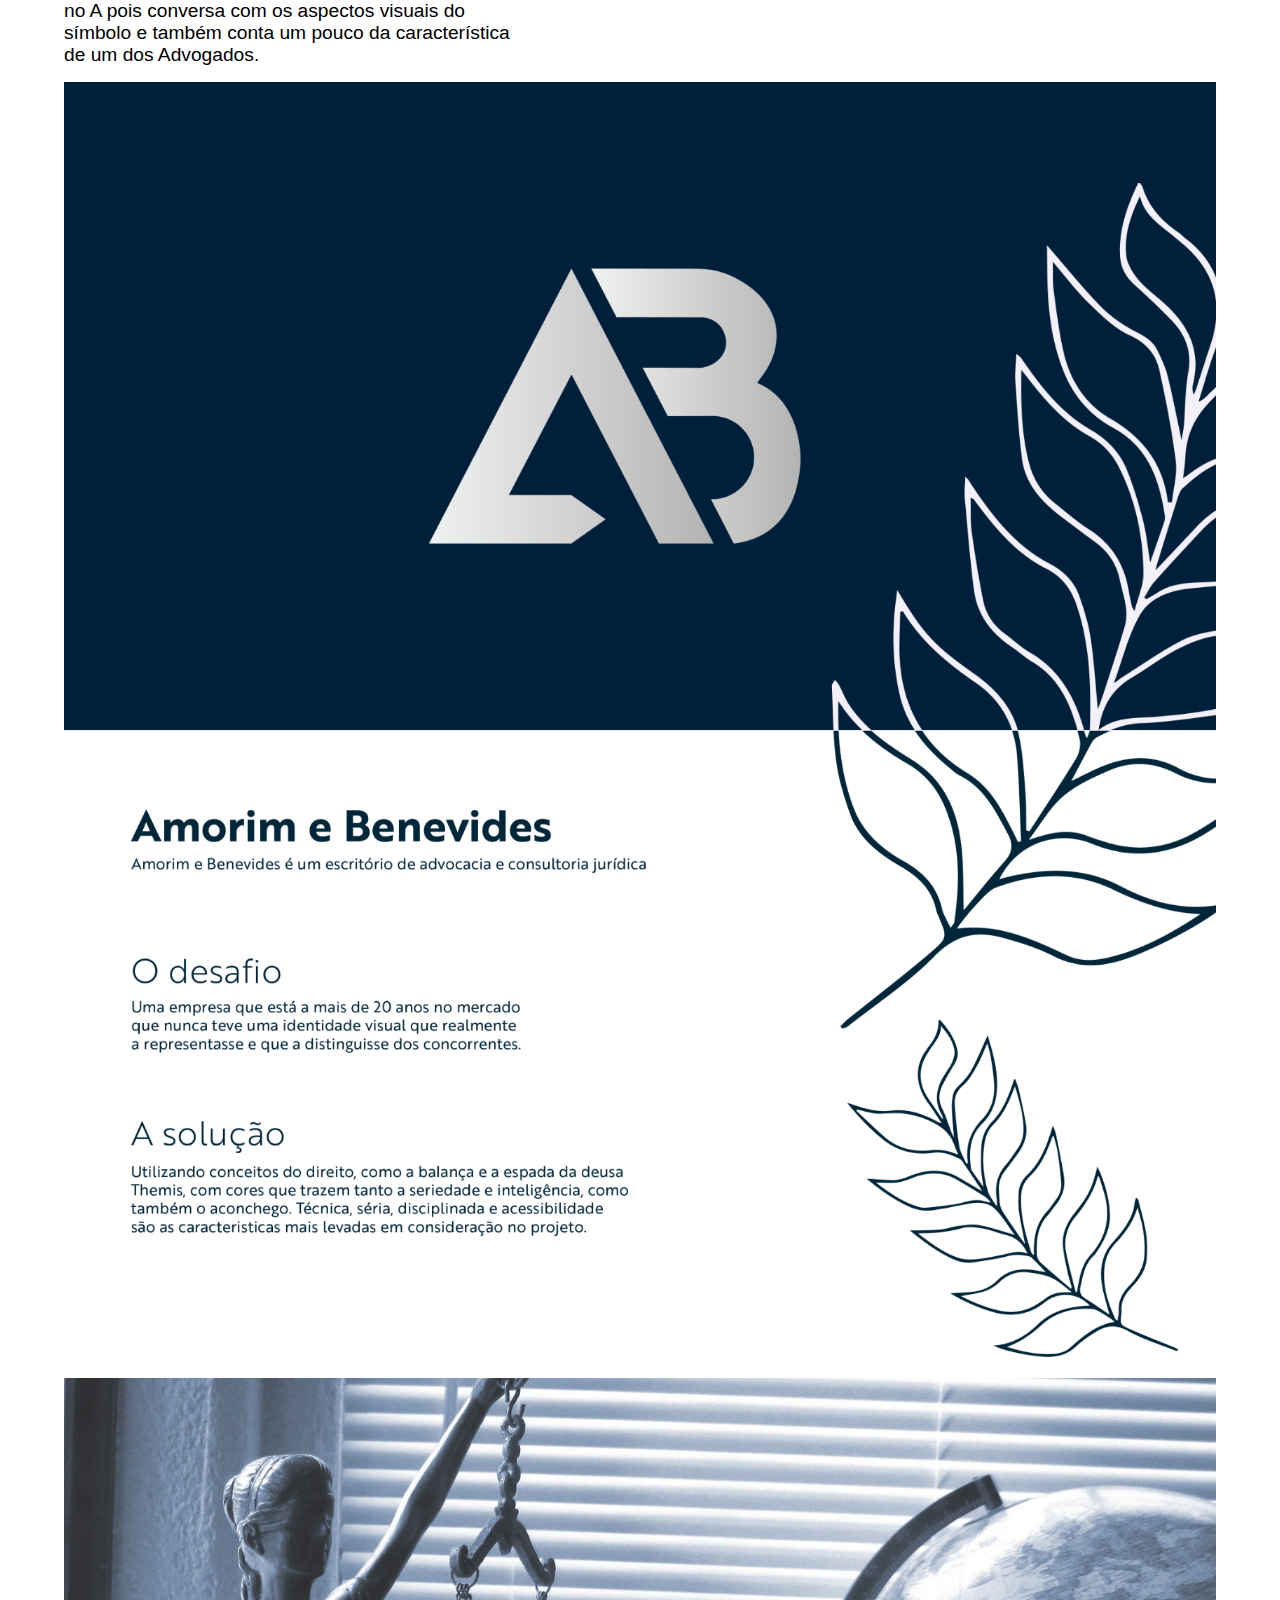
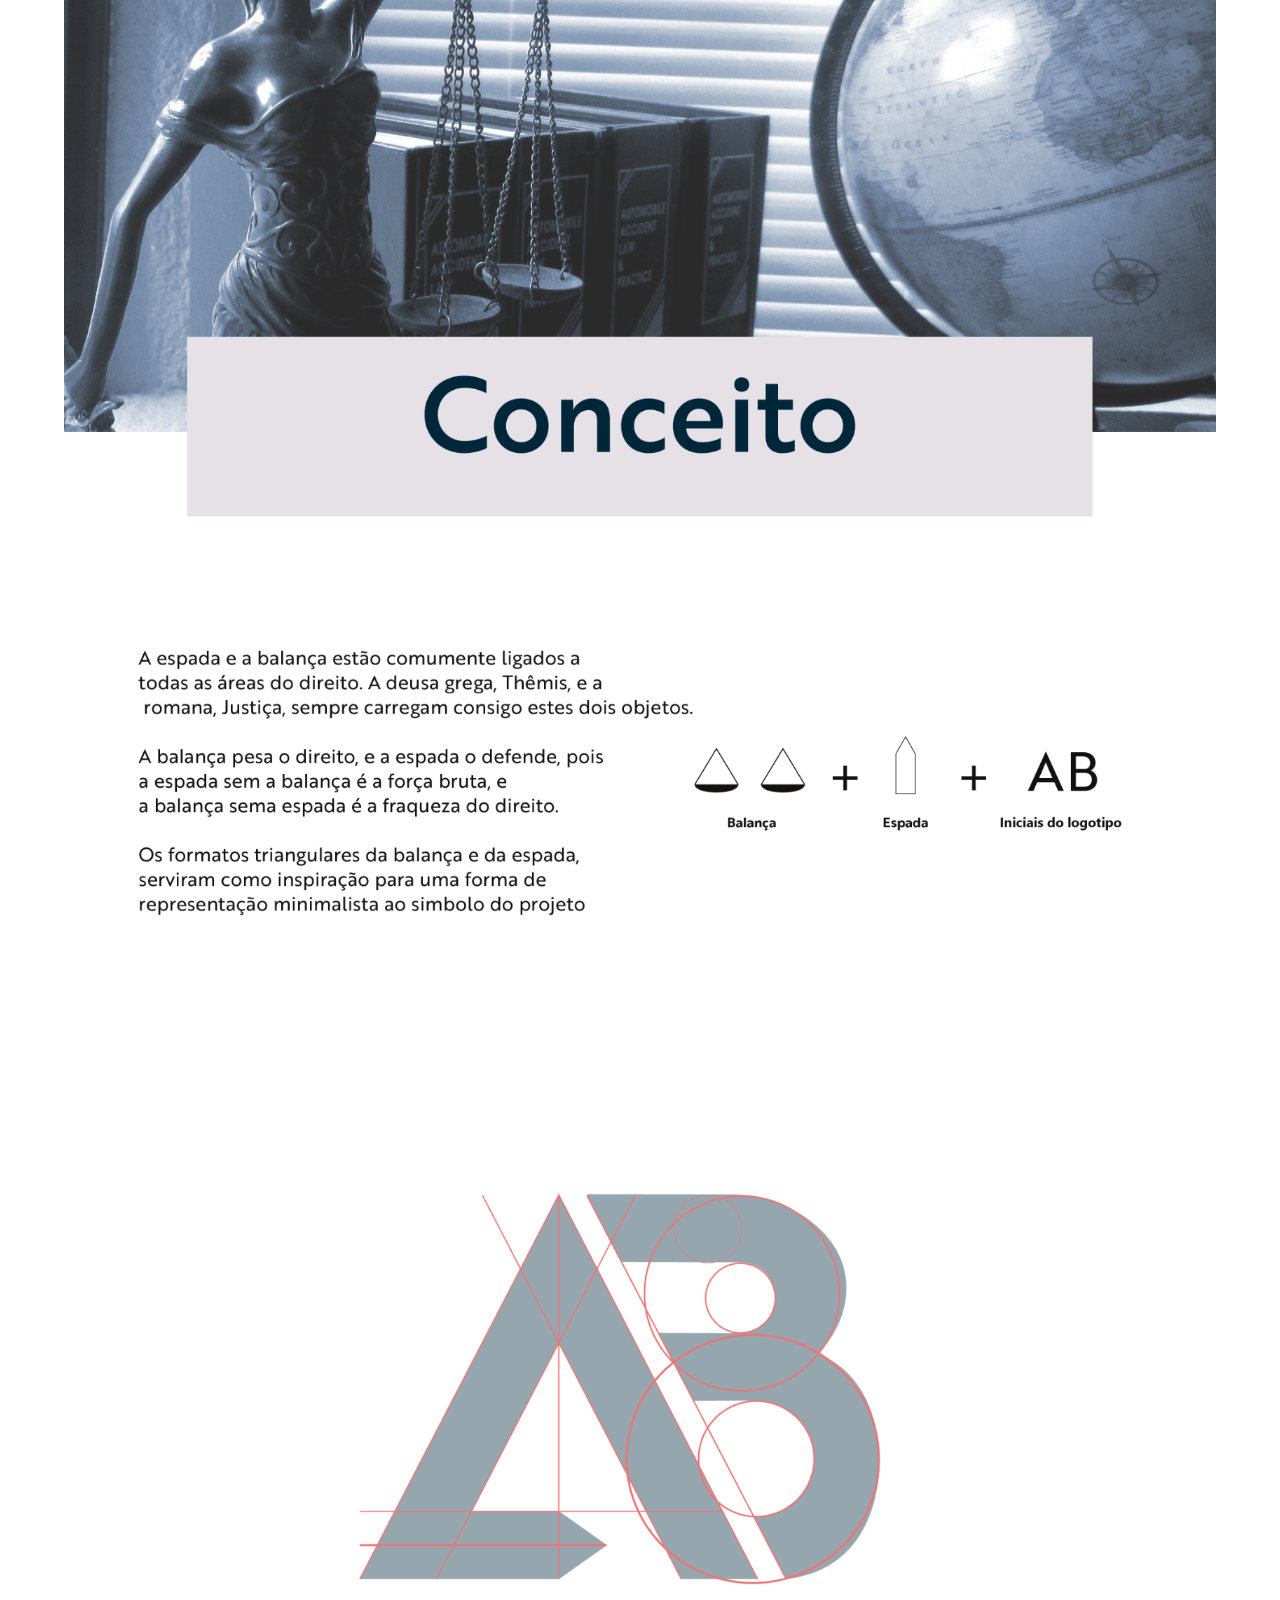
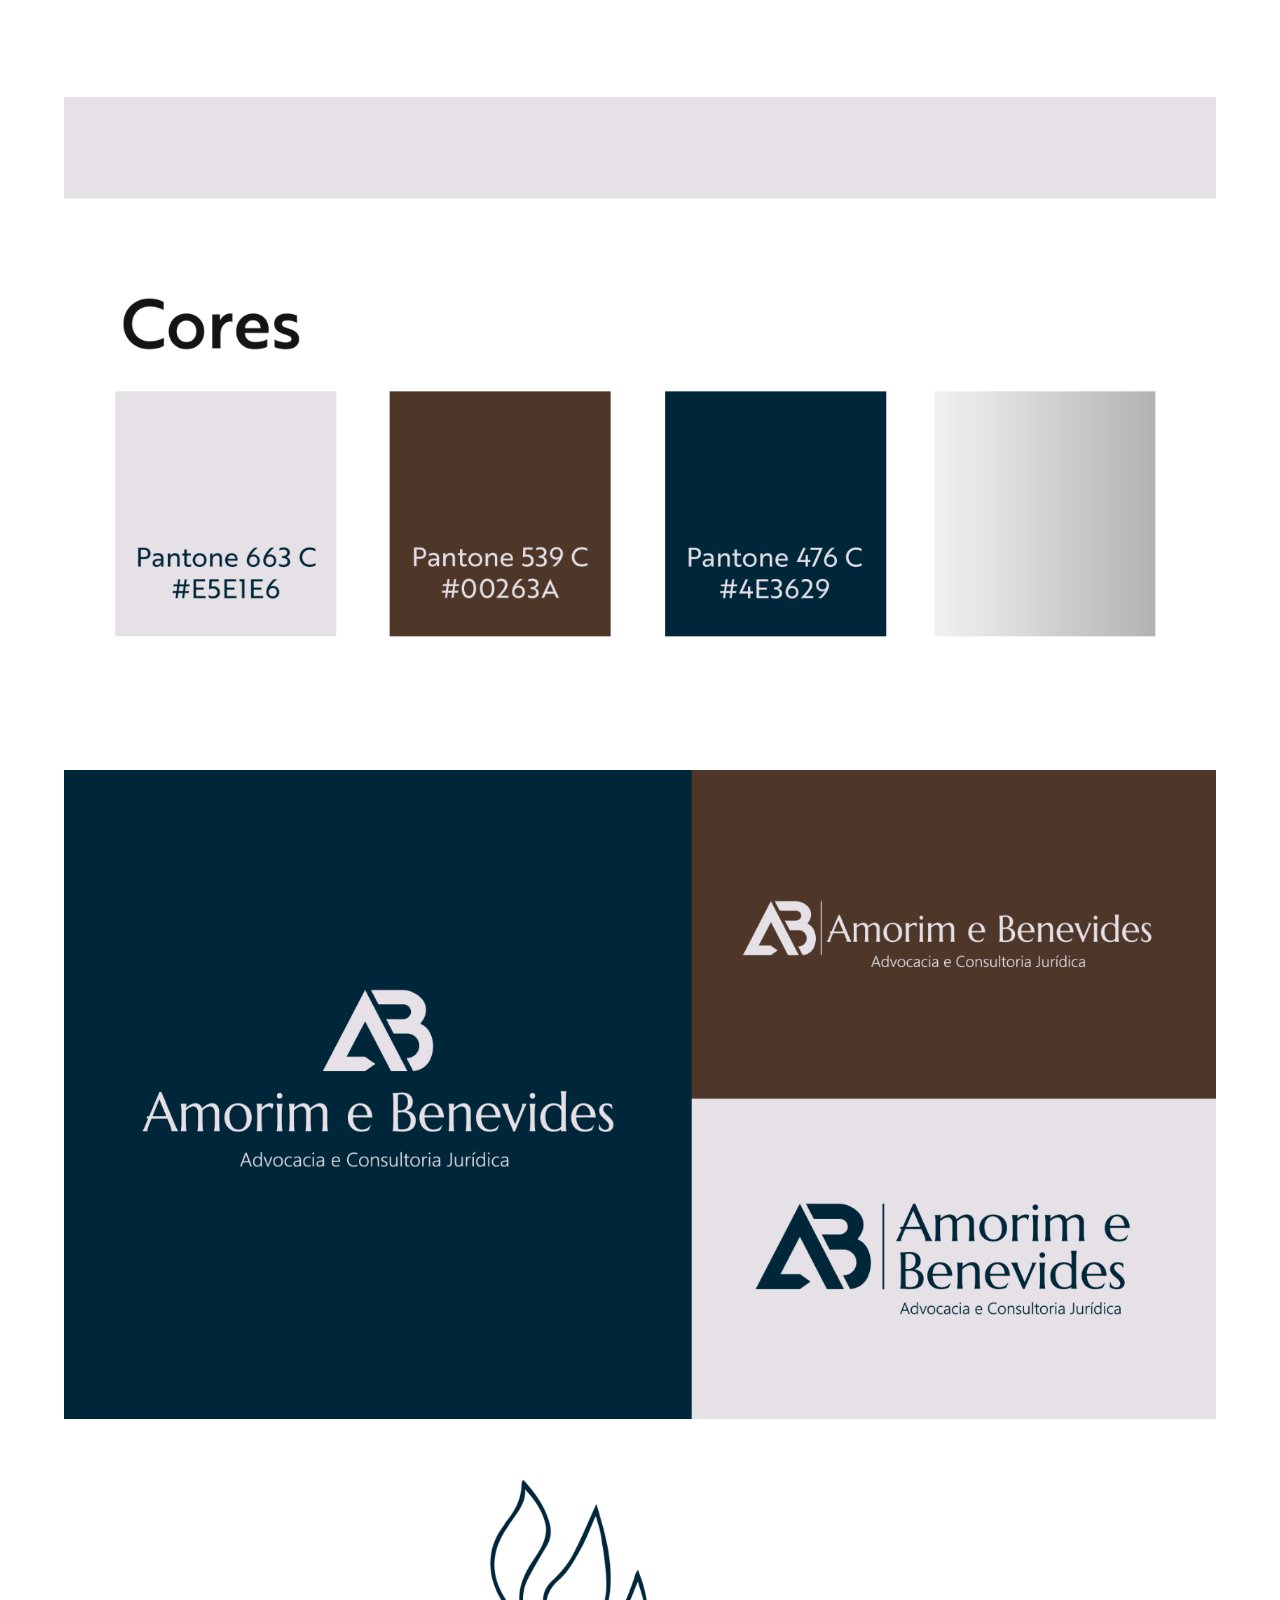
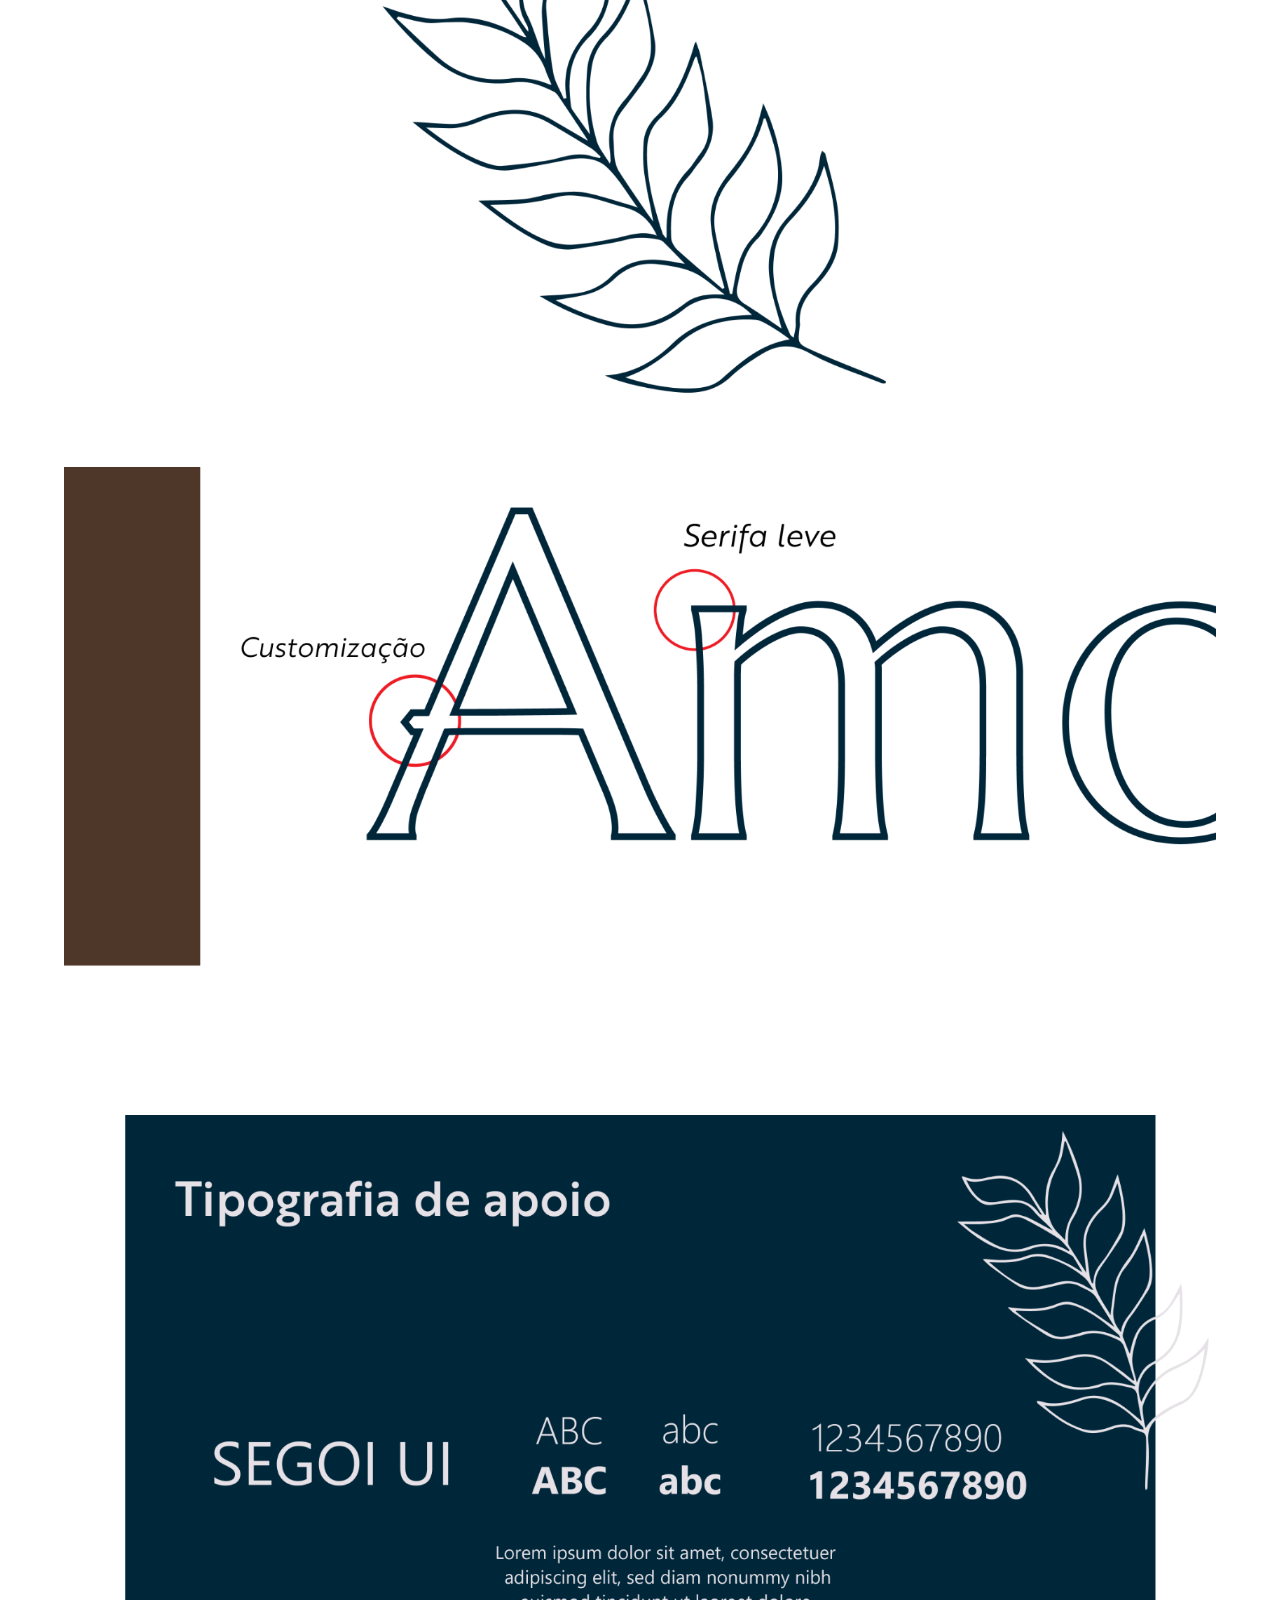
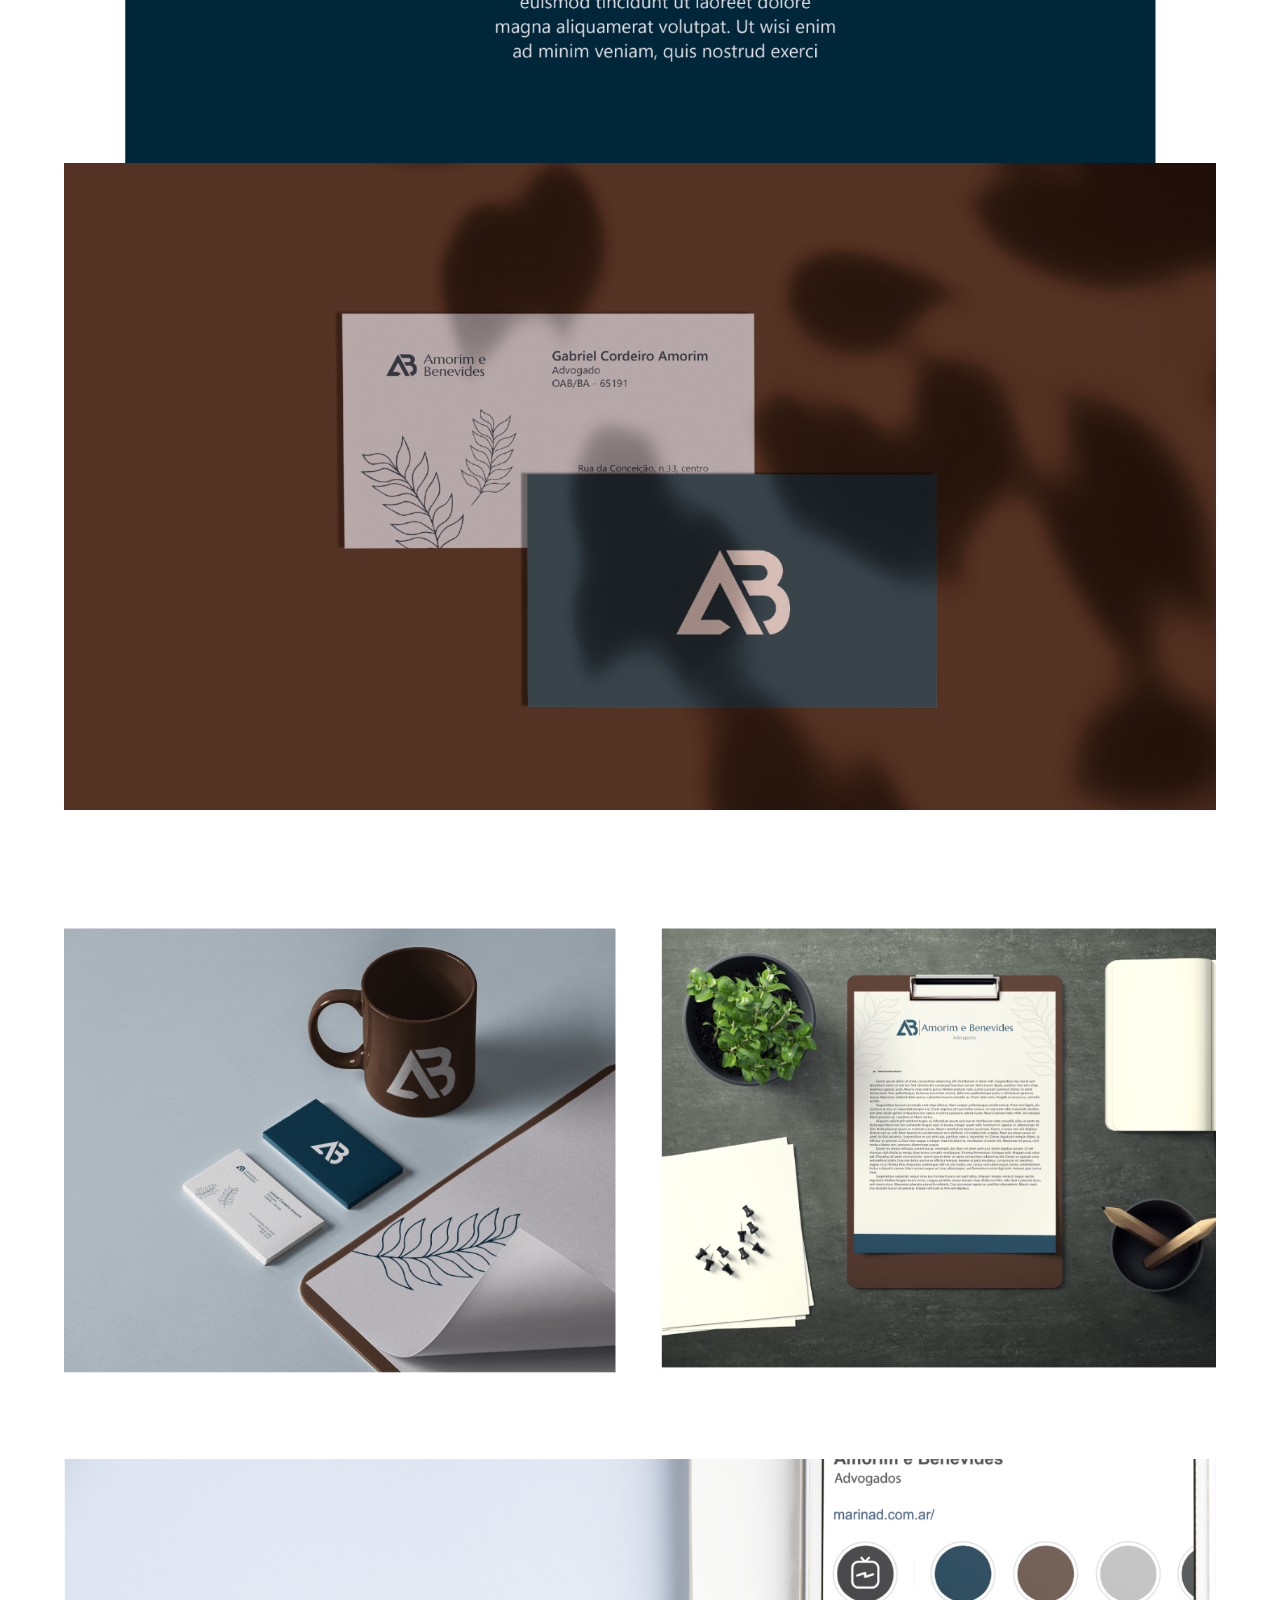
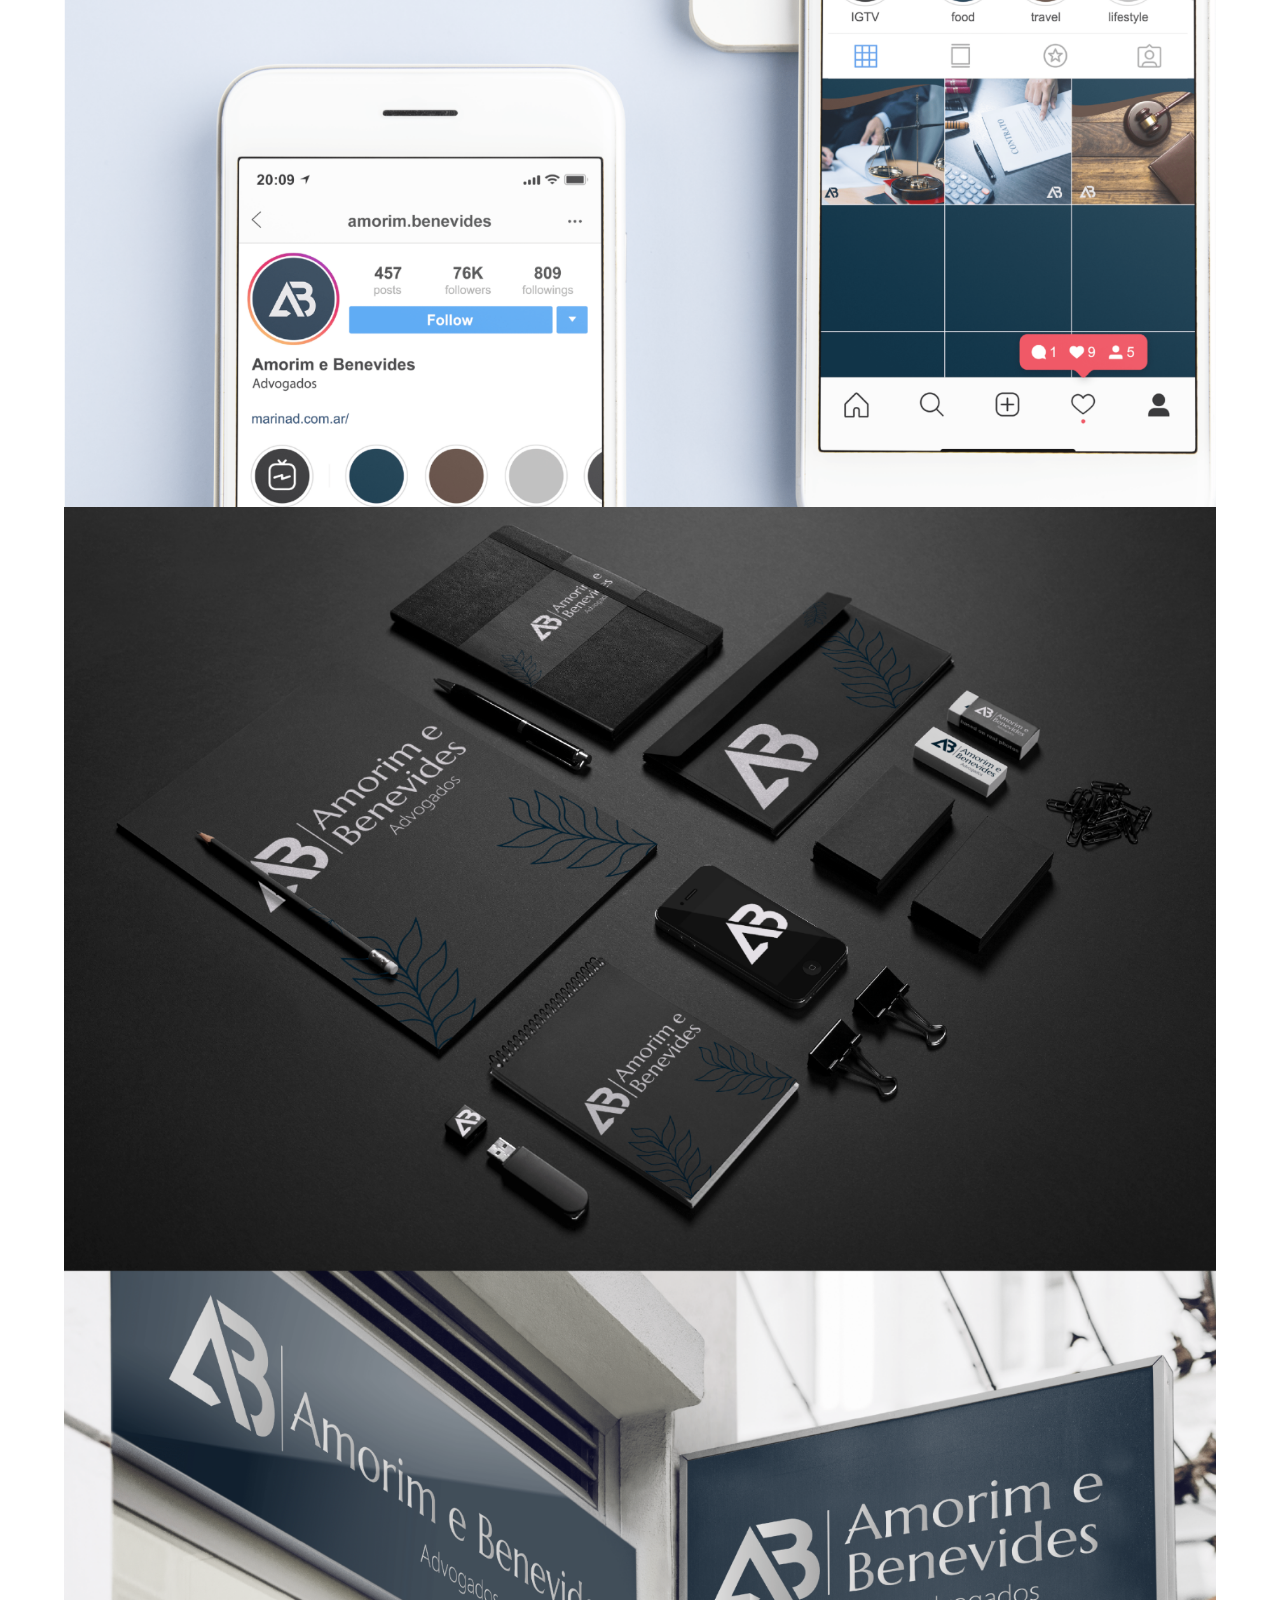
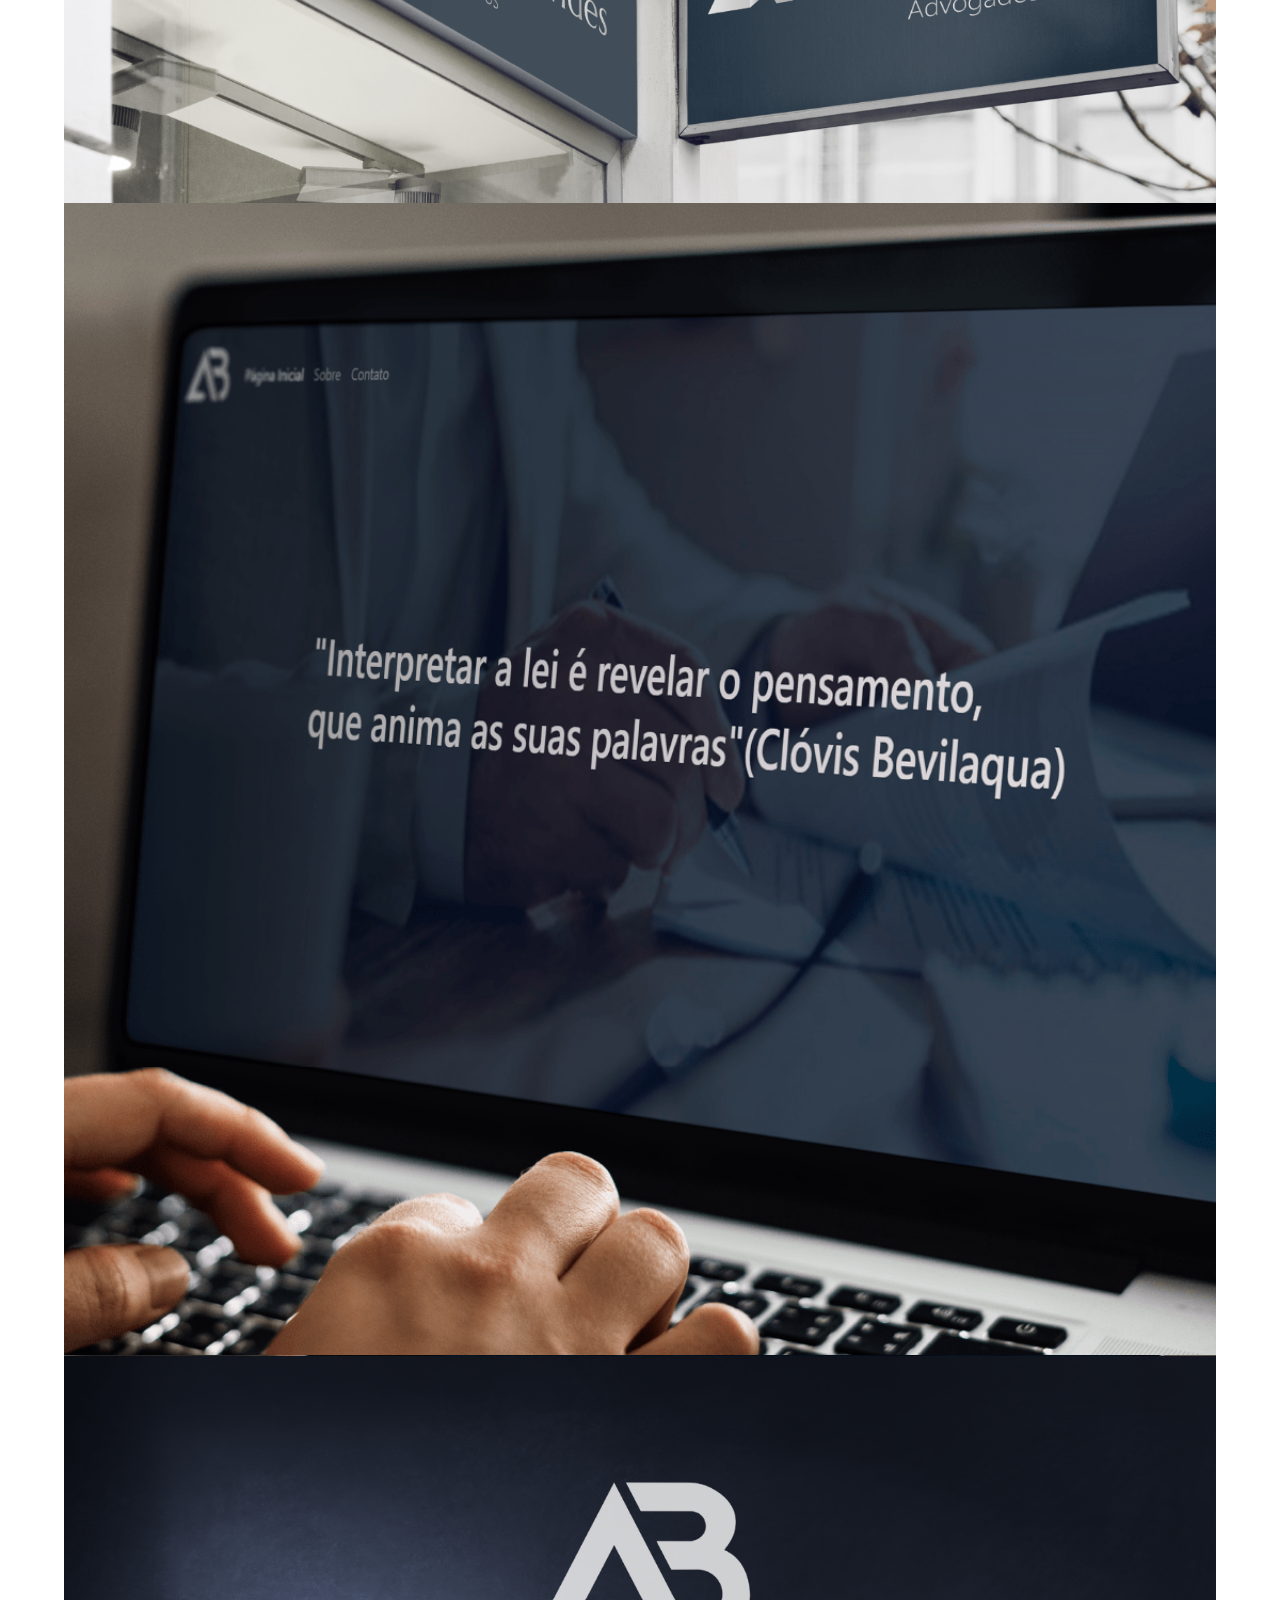
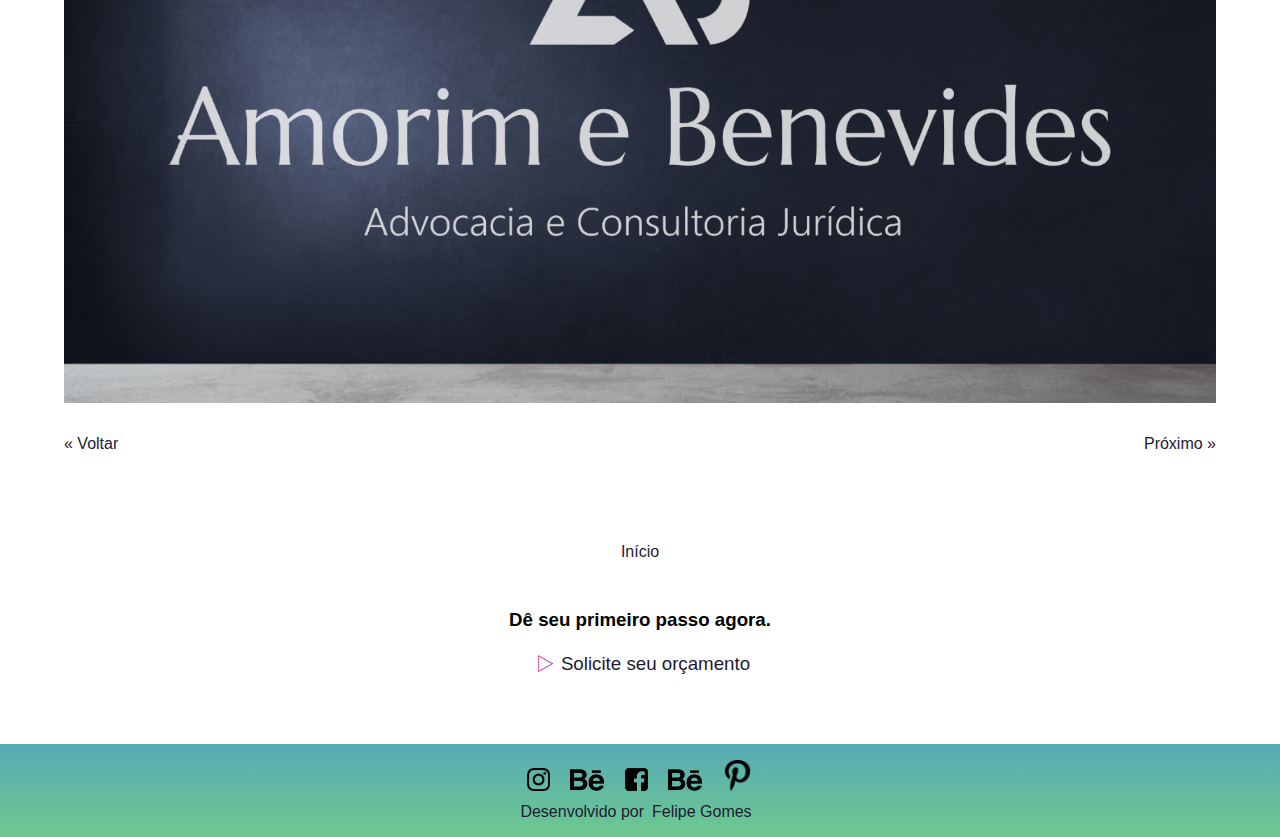
<file: proj-amorim.html>
<!DOCTYPE html>
<html lang="pt-br">

<head>
    <meta charset="UTF-8">
    <meta name="viewport" content="width=device-width, initial-scale=1.0">
    <link rel="stylesheet" href="proj.css">
    <link rel="shortcut icon" href="img/favicon.png">
    <link rel="stylesheet" href="https://cdnjs.cloudflare.com/ajax/libs/font-awesome/4.7.0/css/font-awesome.min.css">
    <link href="https://fonts.googleapis.com/css2?family=Russo+One&display=swap" rel="stylesheet">
    <script src="navBar.js"></script>
    <title>Amorim e Benevides | Glup</title>
</head>

<body class="amorim">
    <nav class="topnav" id="myTopnav">
        <a href="index.html">
            <img src="img/Glup-Azul-Azul-Verde-Sem Fundo.png" class="logo" alt="Glup" title="Glup"></a>
        <a href="/sobre.html" class="hover-topbar">Sobre</a>
        <a href="/index.html#trabalhos" class="hover-topbar">Projetos</a>
        <a href="/perguntas.html" class="hover-topbar">Perguntas Frequentes</a>
        <a href="/orcamento.html" class="hover-topbar">Orçamento</a>
        <div>
            <div></div>
            <a href="https://www.instagram.com/glup.design/" target="_blank"><img src="img/instagram.png" alt="Instagram" title="Instagram"></a>
            <a href="https://www.behance.net/stefaniekarine" target="_blank"><img src="img/rede_behance.png" alt="Behance" title="Behance"></a>
            <a href="https://www.facebook.com/Glup-104047884663885" target="_blank"><img src="img/FACEBOOK.png" alt="Facebook" title="Facebook"></a>
            <a href="https://www.behance.net/lecocarval2f0b" target="_blank"><img src="img/rede_behance.png" alt="Behance" title="Behance"></a>
            <a href=""><img src="img/pinterest.png" alt="Pinterest" title="Pinterest"></a>
            <div></div>
        </div>
        <a href="javascript:void(0);" class="icon" onclick="myFunction()">
            <i class="fa fa-bars"></i>
        </a>
    </nav>

    <div class="blank">

    </div>
    <section>
        <main class="main" id="main">
            <aside>
                <div class="descricao">
                    <h1>Amorim e Benevides</h1>
                </div>
                <div>
                    <article>
                        <img src="/img/Grupo_de_m_scara_10_jv_pattern.png" alt="">
                    </article>
                    <article>
                        <p>Amorim e Benevides é um escritório de advocacia e consultoria jurídica. É um escritório que atendem pessoas a mais de 20 anos com excelência no atendimento e preocupação com cada cliente. Um dos objetivos da empresa é em 10 anos
                            ter visibilidade nacional, utilizando atendimento online para o Brasil todo. As cores escolhidas trazem uma atmosfera séria, conservadora e formal. Azul é a principal cor da inteligência e da concentração, este shade de azul
                            traz a profunda seriedade que a empresa procura. O marrom é a cor do aconchego por causa da sua falta de artificialidade. Afim também de gerar um clima espacial ideal – é uma cor quente, sem ser quente. O cinza é a cor que
                            vai contrastar com as outras duas cores afim de deixá-los com aspectos visuais melhores. A tipografia escolhida é caracterizada como lapidares. Tem traços humanistas com curvas e serifas bem tímidas, é o equilíbrio entre os
                            traços comuns e retos do Cara Comum que não quer chamar atenção e as curvas e humanização buscada pelo Prestativo. Foi adicionado uma ponta no A pois conversa com os aspectos visuais do símbolo e também conta um pouco da característica
                            de um dos Advogados.
                        </p>
                    </article>
                </div>
            </aside>

            <div class="imagens">
                <img src="/img/Artboard_1.png" alt="">
                <img src="/img/Artboard_2.png" alt="">
                <img src="/img/Artboard_4.png" alt="">
                <img src="/img/Artboard_5.png" alt="">
                <img src="/img/Artboard_6.png" alt="">
                <img src="/img/Artboard_7.png" alt="">
                <img src="/img/Artboard_8.png" alt="">
                <img src="/img/Artboard_9.png" alt="">
                <img src="/img/Artboard_10.png" alt="">
                <img src="/img/Artboard_10_copy.png" alt="">
                <img src="/img/Artboard_10_copy_2_b.png" alt="">
                <img src="/img/Artboard_10_copy_3.png" alt="">
                <img src="/img/Artboard_10_copy_4.png" alt="">
                <img src="/img/Artboard_10_copy_5.png" alt="">
                <img src="/img/Artboard_10_copy_6.png" alt="">
                <img src="/img/Parte 7.png" alt="">
                <img src="/img/Artboard_10_copy_8.png" alt="">
            </div>

            <div class="nav-job">
                <div class="back-next">
                    <a href="#">
                        <p> « Voltar</p>
                    </a>
                    <a href="/proj-andreia.html">
                        <p>Próximo »</p>
                    </a>
                </div>
                <a href="/index.html">
                    <p>Início</p>
                </a>
            </div>

            <div class="relatos-passo">
                <h3>Dê seu primeiro passo agora.</h3>
                <div class="footer-relatos">
                    <img src="img/Triangulo GLUP.png" alt="">
                    <span>
                        <a href="/orcamento.html">
                            <h3>Solicite seu orçamento</h3>
                        </a>
                    </span>
                </div>
            </div>
        </main>
    </section>

    <footer>
        <div>
            <a href="https://www.instagram.com/glup.design/" target="_blank"><img src="img/instagram.png" alt="Instagram" title="Instagram"></a>
            <a href="https://www.behance.net/stefaniekarine" target="_blank"><img src="img/rede_behance.png" alt="Behance" title="Behance"></a>
            <a href="https://www.facebook.com/Glup-104047884663885" target="_blank"><img src="img/FACEBOOK.png" alt="Facebook" title="Facebook"></a>
            <a href="https://www.behance.net/lecocarval2f0b" target="_blank"><img src="img/rede_behance.png" alt="Behance" title="Behance"></a>
            <a href=""><img src="img/pinterest.png" alt="Pinterest" title="Pinterest"></a>
        </div>
        <p>Desenvolvido por<a href="http://felipegomss.com.br/" target="_blank">Felipe Gomes</a></p>
    </footer>
</body>

</html>
</file>
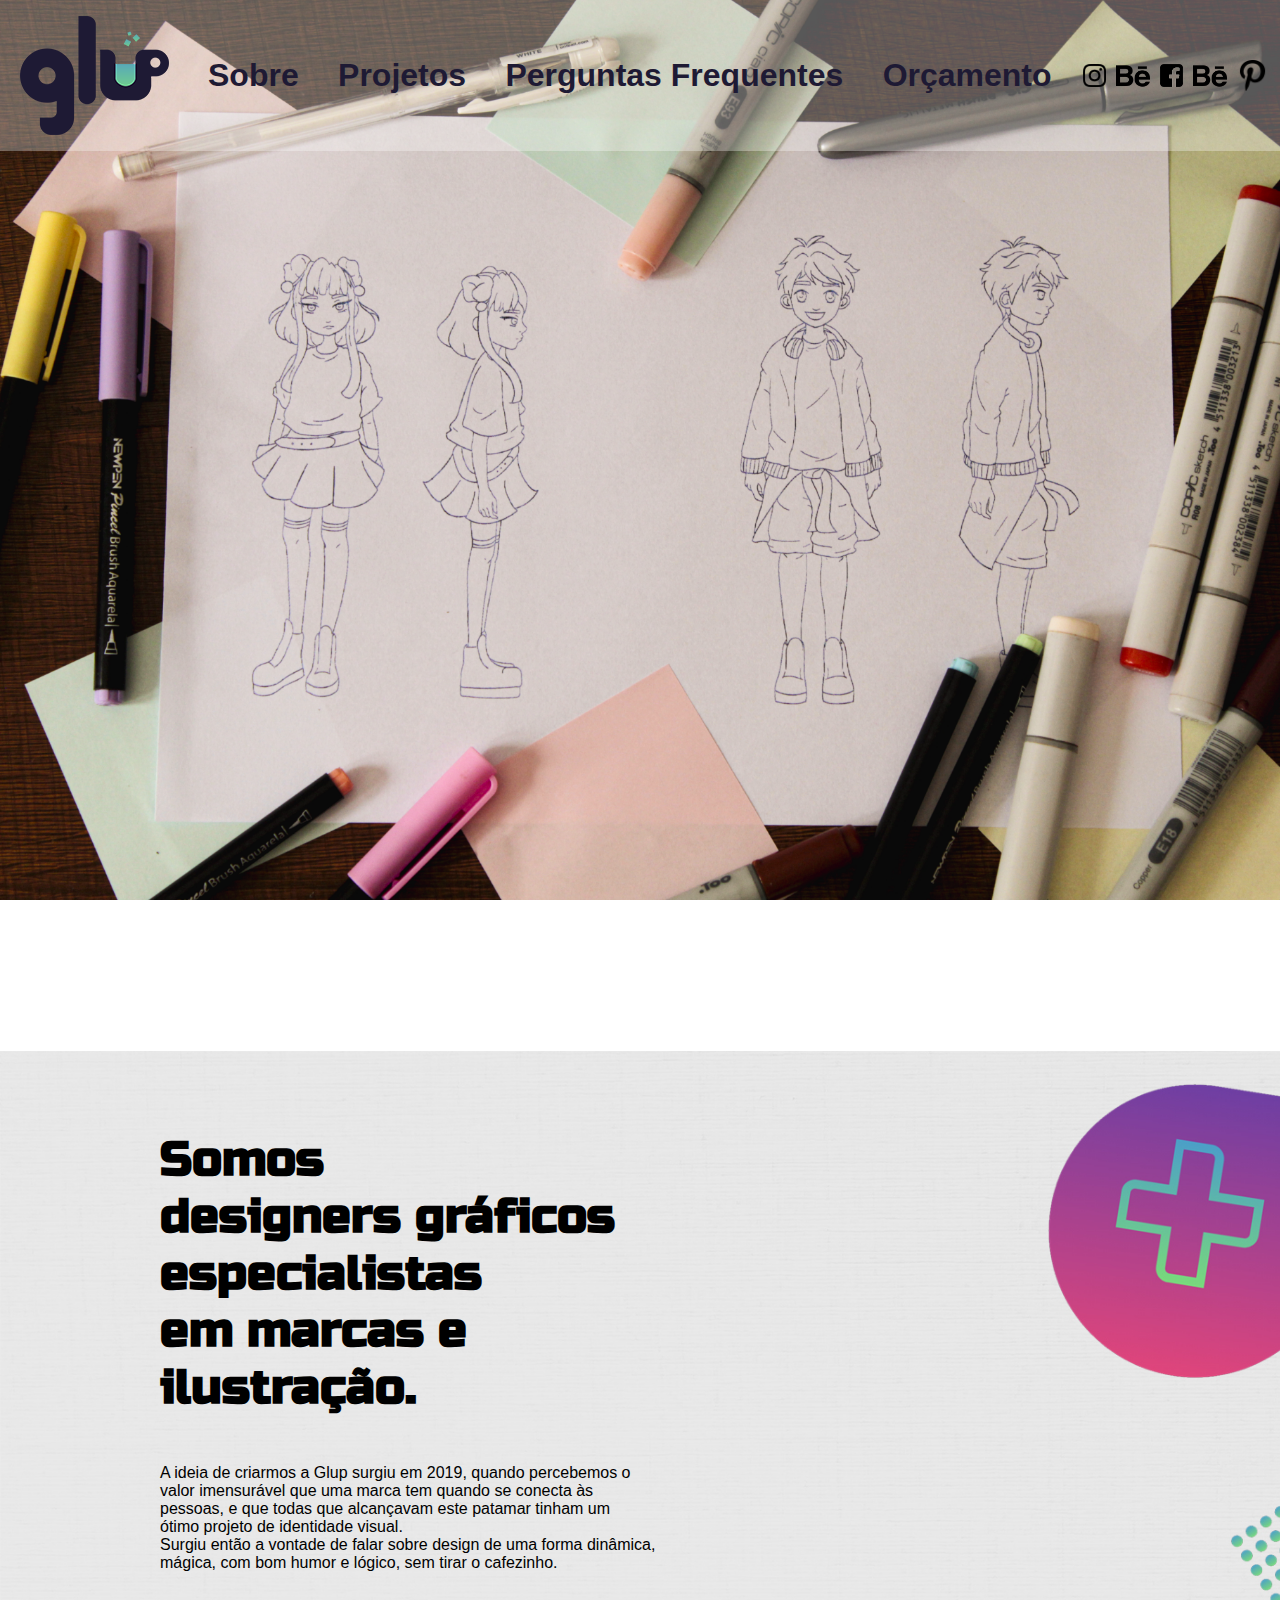
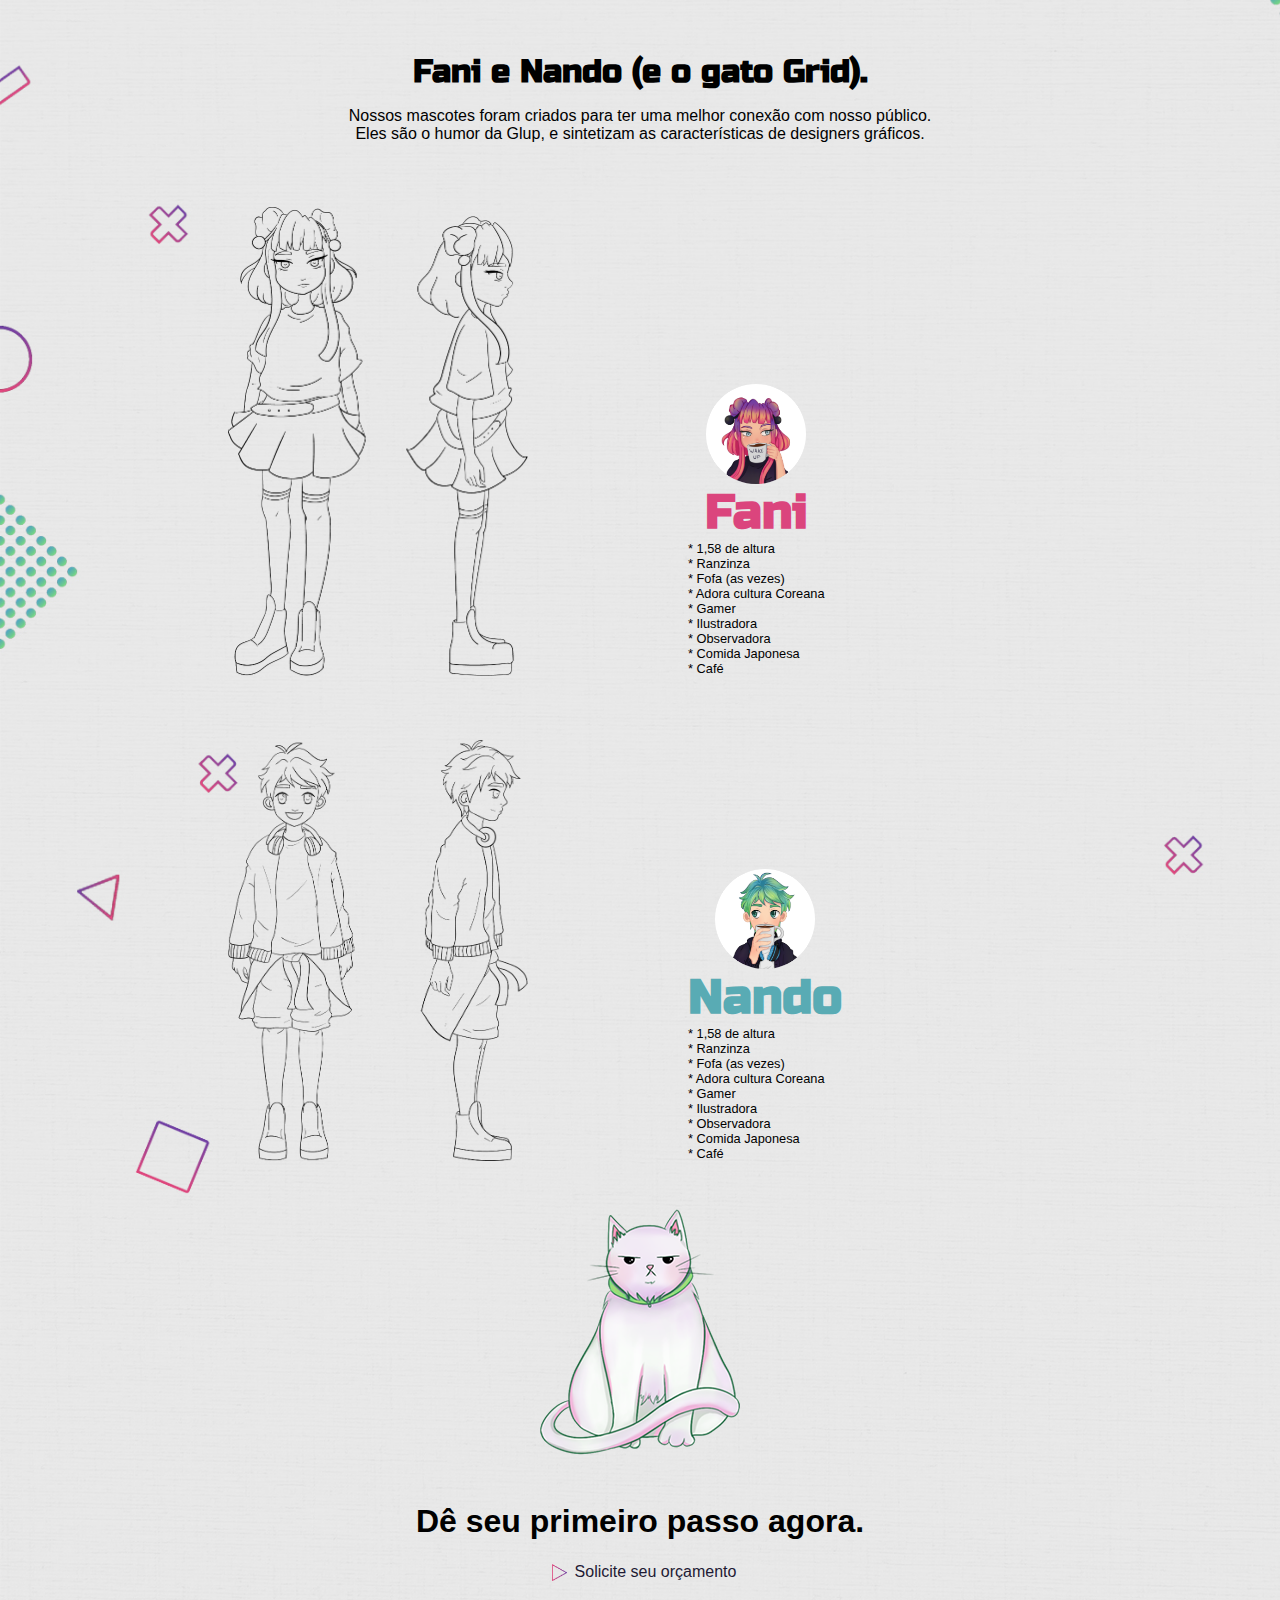
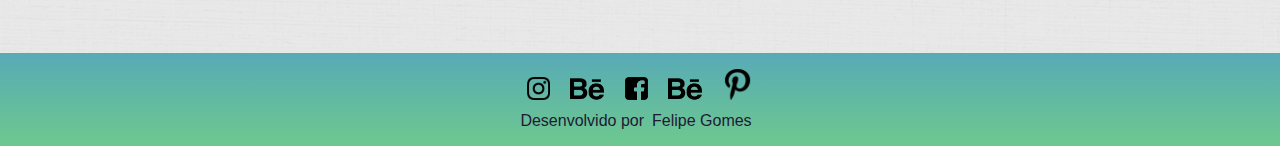
<file: sobre.html>
<!DOCTYPE html>
<html lang="pt-br">

<head>
    <meta charset="UTF-8">
    <meta name="viewport" content="width=device-width, initial-scale=1.0">
    <link rel="stylesheet" href="sobre.css">
    <link rel="shortcut icon" href="img/favicon.png">
    <link rel="stylesheet" href="https://cdnjs.cloudflare.com/ajax/libs/font-awesome/4.7.0/css/font-awesome.min.css">
    <link href="https://fonts.googleapis.com/css2?family=Russo+One&display=swap" rel="stylesheet">
    <script src="navBar.js"></script>
    <title>Sobre nós</title>
</head>

<body>
    <nav class="topnav" id="myTopnav">
        <a href="index.html">
            <img src="img/Glup-Azul-Azul-Verde-Sem Fundo.png" class="logo" alt="Glup" title="Glup"></a>
        <a href="/sobre.html" class="hover-topbar">Sobre</a>
        <a href="/index.html#trabalhos" class="hover-topbar">Projetos</a>
        <a href="/perguntas.html" class="hover-topbar">Perguntas Frequentes</a>
        <a href="/orcamento.html" class="hover-topbar">Orçamento</a>
        <div>
            <div></div>
            <a href="https://www.instagram.com/glup.design/" target="_blank"><img src="img/instagram.png" alt="Instagram" title="Instagram"></a>
            <a href="https://www.behance.net/stefaniekarine" target="_blank"><img src="img/rede_behance.png" alt="Behance" title="Behance"></a>
            <a href="https://www.facebook.com/Glup-104047884663885" target="_blank"><img src="img/FACEBOOK.png" alt="Facebook" title="Facebook"></a>
            <a href="https://www.behance.net/lecocarval2f0b" target="_blank"><img src="img/rede_behance.png" alt="Behance" title="Behance"></a>
            <a href=""><img src="img/pinterest.png" alt="Pinterest" title="Pinterest"></a>
            <div></div>
        </div>
        <a href="javascript:void(0);" class="icon" onclick="myFunction()">
            <i class="fa fa-bars"></i>
        </a>
    </nav>
    <main class="main" id="main">

        <div class="blank">

        </div>

        <section>
            <div>
                <h1>
                    Somos <br> designers gráficos <br> especialistas <br> em marcas e <br> ilustração.
                </h1>
            </div>
            <p>A ideia de criarmos a Glup surgiu em 2019, quando percebemos o <br> valor imensurável que uma marca tem quando se conecta às <br> pessoas, e que todas que alcançavam este patamar tinham um <br> ótimo projeto de identidade visual. <br> Surgiu
                então a vontade de falar sobre design de uma forma dinâmica, <br> mágica, com bom humor e lógico, sem tirar o cafezinho.</p>
            <h3>
                Fani e Nando (e o gato Grid).
                <p>Nossos mascotes foram criados para ter uma melhor conexão com nosso público. <br> Eles são o humor da Glup, e sintetizam as características de designers gráficos.
                </p>
            </h3>
            <aside>
                <article>
                    <div>
                        <div class="avatar">
                            <img src="img/Grupo_de_m_scara_2_jr_pattern.png" alt="">
                        </div>
                        <h1 class="fani-name">Fani</h1>
                        <p>* 1,58 de altura</p>
                        <p>* Ranzinza </p>
                        <p>* Fofa (as vezes)</p>
                        <p>* Adora cultura Coreana</p>
                        <p>* Gamer</p>
                        <p>* Ilustradora</p>
                        <p>* Observadora</p>
                        <p>* Comida Japonesa</p>
                        <p>* Café</p>
                    </div>
                </article>
                <article>
                    <img src="./img/ID1_2x_8.png" alt="">
                </article>
            </aside>
            <aside>
                <article>
                    <div>
                        <div class="avatar">
                            <img src="img/Grupo_de_m_scara_3_jt_pattern.png" alt="">
                        </div>
                        <h1 class="nando-name">Nando</h1>
                        <p>* 1,58 de altura</p>
                        <p>* Ranzinza </p>
                        <p>* Fofa (as vezes)</p>
                        <p>* Adora cultura Coreana</p>
                        <p>* Gamer</p>
                        <p>* Ilustradora</p>
                        <p>* Observadora</p>
                        <p>* Comida Japonesa</p>
                        <p>* Café</p>
                    </div>
                </article>
                <article>
                    <img src="./img/ID2_2x_8.png" alt="">
                </article>
            </aside>
            <div class="cat-img">
                <img src="./img/grid_1.png" alt="">
            </div>

            <div class="relatos-passo">
                <h3>Dê seu primeiro passo agora.</h3>
                <div class="footer-relatos">
                    <img src="img/Triangulo GLUP.png" alt="">
                    <span>
                        <a href="/orcamento.html">
                            <h4>Solicite seu orçamento</h4>
                        </a>
                    </span>
                </div>
            </div>
        </section>

        <footer>
            <div>
                <a href="https://www.instagram.com/glup.design/" target="_blank"><img src="img/instagram.png" alt="Instagram" title="Instagram"></a>
                <a href="https://www.behance.net/stefaniekarine" target="_blank"><img src="img/rede_behance.png" alt="Behance" title="Behance"></a>
                <a href="https://www.facebook.com/Glup-104047884663885" target="_blank"><img src="img/FACEBOOK.png" alt="Facebook" title="Facebook"></a>
                <a href="https://www.behance.net/lecocarval2f0b" target="_blank"><img src="img/rede_behance.png" alt="Behance" title="Behance"></a>
                <a href=""><img src="img/pinterest.png" alt="Pinterest" title="Pinterest"></a>
            </div>
            <p>Desenvolvido por<a href="http://felipegomss.com.br/" target="_blank">Felipe Gomes</a></p>
        </footer>

    </main>
</body>

</html>
</file>
<file: main.css>
*,
  *:before,
  *:after {
      -webkit-box-sizing: inherit;
      -moz-box-sizing: inherit;
      box-sizing: inherit;
  }
  
  body {
      margin: 0;
      background-image: url('img/formato\ bg\ site.png');
      background-size: cover;
      background-repeat: no-repeat;
      background-attachment: fixed;
      font-family: 'Segoe UI', Tahoma, Geneva, Verdana, sans-serif;
      overflow-x: hidden;
  }
  
  .topnav {
      display: flex;
      justify-content: space-around;
      align-items: center;
      flex-direction: row!important;
      overflow: hidden;
      color: #1E1A34;
  }
  
  .topnav a,
  .topnav img {
      font-weight: 600;
      float: left;
      display: block;
      color: #1E1A34;
      text-align: center;
      padding: 0 0.8rem;
      text-decoration: none;
      font-size: 2rem;
  }
  
  .topnav img {
      padding: 1rem 0;
      width: 100%;
  }
  
  .topnav div a {
      padding: 15px 5px;
  }
  
  .topnav div {
      display: flex;
      justify-content: space-around;
      align-items: center;
      flex-direction: row;
  }
  
  .hover-topbar:hover {
      padding: 1rem 0.8rem;
      border-radius: 20px 20px 20px 0;
      background-color: #1E1A34;
      color: #FFFFFF;
  }
  
  .topnav .icon {
      display: none;
      color: #1E1A34;
  }
  
  .apresentacao-1 {
      position: relative;
      display: flex;
      flex-direction: column;
      align-items: center;
      justify-content: space-around;
  }
  
  .apresentacao-1 span:first-child {
      width: 100%;
      height: 70vh;
      display: flex;
      justify-content: center;
      align-items: center;
  }
  
  .frase-1 {
      font-size: 1rem;
      padding: 25rem;
      display: flex;
      flex-direction: column;
      align-items: center;
      text-align: center;
  }
  
  .frase-1 h1 span {
      color: #E0457B;
  }
  
  .apresentacao-2,
  .projetos {
      color: #FFFFFF;
  }
  
  .apresentacao-2,
  .projetos,
  .relatos,
  .como-trabalhamos {
      background-size: cover;
      display: flex;
      align-items: center;
      flex-flow: column;
      font-weight: 600;
      font-size: 1.5rem;
  }
  
  .apresentacao-2,
  .projetos {
      background-image: url('img/Banner-Apresentacao-2.jpg');
  }
  
  .relatos {
      background-color: white;
  }
  
  #pontos {
      display: none;
  }
  
  #btnLeiaMais {
      display: none;
  }
  
  #pontos1 {
      display: none;
  }
  
  #btnLeiaMais1 {
      display: none;
  }
  
  .como-trabalhamos {
      background-image: url('img/banner-como-trabalhamos.jpg');
      background-size: contain;
  }
  
  .como-trabalhamos article div:nth-child(2) {
      display: flex;
      align-items: center;
      justify-content: center;
  }
  
  .como-trabalhamos article div:nth-child(2) p {
      font-size: 1.2rem;
  }
  
  .apresentacao-2 h1,
  .projetos h1,
  .titulo-relatos h1,
  .titulo-trabalhamos h1 {
      font-family: 'Russo One', sans-serif;
      margin: 0;
      text-align: center;
  }
  
  .titulo-aprset-2,
  .titulo-projetos,
  .titulo-relatos,
  .footer-relatos,
  .titulo-trabalhamos {
      display: flex;
      flex-direction: row;
      justify-content: center;
      align-items: center;
      padding: 1rem 1rem 3rem 1rem;
  }
  
  aside article {
      display: flex;
      flex-flow: column;
      padding: 0 5rem;
  }
  
  .mascotes {
      display: flex;
      flex-direction: column;
      text-align: center;
      justify-content: center;
  }
  
  .avatar {
      display: flex;
      flex-direction: row;
      text-align: center;
      justify-content: center;
      flex: 0 0 40%;
  }
  
  .mascotes img {
      width: 100%;
      max-width: 194px;
      padding: 1rem;
  }
  
  .relatos-passo {
      text-align: center;
  }
  
  .avatar div h3 {
      margin: 0;
  }
  
  .aside-left {
      padding: 5rem 5rem 0 0;
  }
  
  .foto-side {
      display: flex;
      flex-direction: column;
      justify-content: center;
      align-items: center;
      position: relative;
  }
  
  .fani-nando-glid {
      width: 100%;
      max-width: 753px;
      max-height: 756px;
  }
  
  .foto-side p {
      position: absolute;
      bottom: 0;
      font-weight: 400;
      font-size: 1rem;
      margin: 0 1rem;
  }
  
  .projetos aside img {
      width: 100%;
      max-width: 450px;
      max-height: 514px;
      padding: 3rem 0;
  }
  
  .relatos article {
      align-items: flex-start;
  }
  
  .relatos article p {
      font-weight: 200;
      font-size: 1.2rem;
  }
  
  .relatos article a {
      text-decoration: none;
      color: #1E1A34;
  }
  
  .relatos article h5 {
      margin: 0;
  }
  
  .relatos .foto-cliente img {
      max-width: 100px;
      max-height: 100px;
  }
  
  .foto-cliente {
      border-radius: 50%;
  }
  
  .relatos-passo h3 {
      margin: 0;
      text-align: center;
  }
  
  .footer-relatos h3 {
      font-weight: 300;
  }
  
  .footer-relatos img {
      max-width: 15px!important;
      padding: 0.5rem;
  }
  
  .footer-relatos a {
      text-decoration: none;
      color: #1E1A34;
  }
  
  .sub-titulo {
      display: flex;
      flex-flow: row;
      align-items: center;
      color: #1E1A34;
  }
  
  .sub-titulo h1 {
      font-size: 1.8rem;
      margin: 0;
      max-width: 200px;
      font-family: 'Russo One', sans-serif;
  }
  
  .sub-titulo h1:first-child {
      font-size: 5rem;
      padding-right: 0.5rem;
  }
  
  .como-trabalhamos article p {
      font-weight: 400;
      font-size: 1.2rem;
  }
  
  .como-trabalhamos article:first-child div:nth-child(2) {
      padding: 0 1rem;
      background-image: linear-gradient(#85409A, #B6428A);
      border-radius: 50px;
      font-style: italic;
      color: #FFFFFF;
  }
  
  .como-trabalhamos article:last-child div:nth-child(2) {
      padding: 0 1rem;
      background-image: linear-gradient(#59ABB2, #6BC78F);
      border-radius: 50px;
      font-style: italic;
      color: #FFFFFF;
  }
  
  footer {
      display: flex;
      justify-content: center;
      align-items: center;
      padding: 1rem;
      flex-direction: column;
      background-image: linear-gradient(#58AAB6, #6DC98E);
  }
  
  footer div {
      flex-direction: row;
  }
  
  footer p {
      color: #1E1A34;
      margin: 0;
      padding-top: 0.5rem;
      font-weight: 200;
  }
  
  footer a {
      padding: 0 0.5rem;
      text-decoration: none;
      color: #1E1A34;
  }
  /*Media Query*/
  
  @media screen and (max-width: 727px) {
      .topnav a:not(:first-child) {
          display: none;
      }
      .topnav a.icon {
          float: right;
          display: block;
      }
  }
  
  @media screen and (min-width: 479px) and (max-width: 727px) {
      body {
          background-image: url('img/capa\ cel.png');
          background-size: cover;
          background-repeat: no-repeat;
      }
  }
  
  @media screen and (max-width: 727px) {
      .main.responsive {
          display: none;
      }
      .topnav.responsive {
          height: 100vh;
          position: relative;
      }
      .topnav.responsive .icon {
          position: absolute;
          right: 10px;
          top: 35px;
      }
      .topnav.responsive a {
          float: none;
          display: flex;
          flex-direction: column;
          text-align: left;
          padding: 1rem 1rem 2rem 1rem;
          font-size: 2rem;
      }
      .hover-topbar:hover {
          background-color: #FFFFFF;
          color: #1E1A34;
      }
      .logo {
          width: 100px!important;
          height: 80px;
      }
      .topnav.responsive {
          display: block;
          overflow: hidden;
          color: #1E1A34;
          background-color: #FFFFFF;
          width: 100vw;
      }
      .logo-main {
          display: none;
      }
      .frase-1 {
          margin: 40rem 0 0 0;
          padding: 5rem 2rem;
          font-size: 0.8rem;
          background-color: #FFFFFF;
      }
      .frase-1 img {
          width: 50px!important;
      }
      .titulo-aprset-2,
      .titulo-projetos,
      .titulo-relatos,
      .footer-relatos,
      .titulo-trabalhamos {
          font-size: 0.8rem;
          display: flex;
          flex-direction: column;
          justify-content: center;
          align-items: center;
          max-width: 250px;
      }
      .comment-pessoa {
          display: flex;
          flex-direction: column-reverse;
          justify-content: center;
          align-items: center;
      }
      .footer-relatos {
          flex-direction: row;
      }
      .titulo-aprset-2 img,
      .titulo-projetos img {
          width: 50px!important;
          padding: 1rem;
      }
      .titulo-relatos img {
          padding: 1rem;
      }
      .titulo-trabalhamos img {
          max-height: 45px!important;
          max-width: 28px!important;
      }
      .aside-right {
          font-size: 0.8rem;
      }
      .mascotes img {
          width: 100%;
          max-width: 100px;
          padding: 1rem;
      }
      .fani-nando-glid,
      .projetos aside img {
          width: 100%;
          height: 100%;
          max-width: 250px;
          padding: 0;
      }
      .mascotes {
          padding: 1rem 0;
      }
      .fani-nando-glid {
          padding-right: 2.7rem;
      }
      .como-trabalhamos {
          text-align: center;
      }
      .projetos aside img {
          padding-top: 1.5rem;
      }
      .aside-left {
          padding: 0 5rem;
          display: flex;
          flex-direction: column;
          align-items: center;
      }
      article:last-child {
          padding-bottom: 3rem;
      }
      .projetos article {
          padding-bottom: 0;
      }
      .projetos aside:last-child {
          padding-bottom: 3rem;
      }
      .foto-side p {
          position: relative;
          font-weight: 400;
          font-size: 0.7rem;
      }
      .relatos article {
          align-items: center;
          padding-bottom: 2rem;
      }
      .relatos .foto-cliente img {
          max-width: 90px;
          max-height: 90px;
      }
      .relatos-passo {
          font-size: 1rem;
      }
      .btnLeiaMais {
          border: none;
          background-color: #FFFFFF;
          padding: 0;
          color: #0000EE;
      }
      #mais {
          display: none;
      }
      #pontos {
          display: initial;
      }
      #btnLeiaMais {
          display: initial;
      }
      #mais1 {
          display: none;
      }
      #pontos1 {
          display: initial;
      }
      #btnLeiaMais1 {
          display: initial;
      }
  }
  
  @media screen and (max-width: 480px) {
      .apresentacao-1 {
          background-image: url('img/capa\ cel\ small.png');
          background-size: contain;
          background-attachment: fixed;
          background-repeat: no-repeat;
      }
      .apresentacao-1 span:first-child {
          display: none;
      }
      body {
          background-image: none;
          display: block;
      }
      aside article {
          display: flex;
          flex-flow: column;
          padding: 0 3rem;
      }
  }
  
  @media screen and (min-width: 728px) {
      aside {
          display: flex;
          flex-flow: row;
          justify-content: space-between;
      }
      aside article {
          display: flex;
          flex: 0 0 40%;
      }
      .apresentacao-2 h1,
      .projetos h1,
      .relatos h1 {
          font-family: 'Russo One', sans-serif;
          margin: 0 2rem;
      }
      .apresentacao-2,
      .projetos,
      .relatos,
      .como-trabalhamos {
          padding: 3rem;
      }
      .relatos>* {
          padding: 1.5rem 0;
      }
      .aside-left {
          display: flex;
          flex-direction: column;
          justify-content: center;
          align-items: center;
      }
      .como-trabalhamos aside article:last-child {
          margin-top: 5%;
      }
      .como-trabalhamos {
          background-image: url('img/banner-como-trabalhamos-big.jpg');
          background-size: cover;
          background-position: center;
      }
      .avatar div div {
          background-repeat: no-repeat;
          background-position: center;
          margin: 16px;
          max-width: 194px;
          max-height: 194px;
          background-size: cover;
          width: 194px;
          height: 194px;
      }
      .avatar div:first-child div {
          background-image: url('img/fani\ degrade.png');
      }
      .avatar div:last-child div {
          background-image: url('img/nando\ degrade.png');
      }
      .avatar a:hover img {
          opacity: 0;
          -webkit-transition: opacity 500ms ease-in;
          -moz-transition: opacity 500ms ease-in;
          -o-transition: opacity 500ms ease-in;
          -ms-transition: opacity 500ms ease-in;
          transition: opacity 500ms ease-in;
      }
      .avatar a img {
          padding: 0;
          -webkit-transition: opacity 500ms ease-in;
          -moz-transition: opacity 500ms ease-in;
          -o-transition: opacity 500ms ease-in;
          -ms-transition: opacity 500ms ease-in;
          transition: opacity 500ms ease-in;
      }
  }
  
  @media screen and (min-width: 2560px) {
      body {
          background-image: url('/img/resolução\ ultra.png');
          background-size: cover;
      }
  }
</file>
<file: form.css>
*,
*:before,
*:after {
    -webkit-box-sizing: inherit;
    -moz-box-sizing: inherit;
    box-sizing: inherit;
}

body {
    margin: 0;
    font-family: 'Segoe UI', Tahoma, Geneva, Verdana, sans-serif;
    padding: 1% 10%;
    background-image: url('/img/banner\ orcamento.jpg');
    background-size: cover;
    background-attachment: fixed;
}

a {
    text-decoration: none;
    color: #1E1A34;
}

h2 {
    margin: 0;
    font-weight: 600;
    font-size: 1.5rem;
}

h1 {
    margin: 0 0 1rem 0;
    font-weight: 800;
    font-size: 3rem;
    font-family: 'Russo One', sans-serif;
}

.start {
    display: flex;
    justify-content: center;
    align-items: center;
    flex-direction: column;
    padding: 1rem 0 3rem 0;
}

.start img {
    border-radius: 10px;
}

form {
    display: flex;
    flex-direction: column;
    position: relative;
}

form div {
    display: flex;
    flex-direction: row;
    flex-wrap: wrap;
    padding: 1rem 0;
}

label, .encontrar {
    width: 50%;
    display: flex;
    flex-direction: column;
    padding: 0.5rem 0;
}

input, select {
    width: 90%;
    border: 1px solid #707070;
    padding: 0.5rem;
    margin-top: 0.5rem;
}

#meuDiv input{
    width: 70%;
    margin: 0;
}

#meuDiv{
 display: flex;
 flex-direction: row;
 justify-content: space-between;
 width: 90%;
}

#meuDiv div{
    width: 90%;
}

textarea {
    width: 100%;
    resize: none;
    border: 1px solid #707070;
    margin: 0.5rem 0;
}

.txt-area {
    width: 100%;
}

.checkbox {
    display: flex;
    flex-direction: row;
    padding: 0.5rem 0 0 0;
    max-width: 380px;
}

.checkbox p {
    margin: 0;
    width: 100%;
    padding: 1rem 0;
}

.checkbox input {
    height: 100%;
    width: 100%;
    position: absolute;
    opacity: 0;
    cursor: pointer;
    margin: 0;
    border: none;
    padding: 0;
}

.checkbox label {
    width: 10rem;
    text-align: center;
    border-radius: 100px;
    border: 1px solid #707070;
    color: #1E1A34;
    padding: 1rem 0;
}

.checkbox div {
    border-radius: 100px;
    display: flex;
    align-items: center;
    position: relative;
    justify-content: center;
    padding: 0;
    margin: 0.5rem;
}

.checkbox input:checked+label {
    background-color: #1E1A34;
    color: #ffffff;
}

.enviar {
    width: 10rem;
    align-self: center;
    padding: 1.5rem 1rem;
    border-radius: 100px;
    border: none;
    cursor: pointer;
    background-image: linear-gradient(#58AAB6, #6DC98E);
    color: #ffffff;
    font-family: 'Russo One', sans-serif;
    font-size: 1rem;
}

#cancel{
    background-image: linear-gradient(#58AAB6, #6DC98E);
    font-family: 'Russo One', sans-serif;
    font-size: 1rem;
    color: #ffffff;
    border-radius: 100px;
    border: none;
    cursor: pointer;
}

@media screen and (max-width: 480px) {
    body {
        background-image: url('/img/banner\ orcamento\ cell.jpg');
        background-attachment: fixed;
        background-size: cover;
    }
    form div {
        flex-direction: column;
    }
    label {
        width: 100%;
    }
    .checkbox,
    .options {
        display: flex;
        justify-content: center;
        align-items: center;
    }
}
</file>
<file: proj.css>
*,
    *:before,
    *:after {
        -webkit-box-sizing: inherit;
        -moz-box-sizing: inherit;
        box-sizing: inherit;
    }
    
    body {
        margin: 0;
        background-size: cover;
        background-repeat: no-repeat;
        background-attachment: fixed;
        font-family: 'Segoe UI', Tahoma, Geneva, Verdana, sans-serif;
    }
    
    .amorim {
        background-image: url('img/Artboard_10_copy_2_b.png');
    }
    
    .andreia {
        background-image: url('img/Grupo_de_m_scara_4_cv_pattern.png');
    }
    
    .anne {
        background-image: url('img/Prancheta\ 10.png');
    }
    
    .topnav {
        display: flex;
        justify-content: space-around;
        align-items: center;
        flex-direction: row!important;
        overflow: hidden;
        color: #1E1A34;
        background-color: rgba(255, 255, 255, 0.32);
    }
    
    .topnav a,
    .topnav img {
        font-weight: 600;
        float: left;
        display: block;
        color: #1E1A34;
        text-align: center;
        padding: 0 0.8rem;
        text-decoration: none;
        font-size: 2rem;
    }
    
    .topnav img {
        padding: 1rem 0;
        width: 100%;
    }
    
    .topnav div a {
        padding: 15px 5px;
    }
    
    .topnav div {
        display: flex;
        justify-content: space-around;
        align-items: center;
        flex-direction: row;
    }
    
    .hover-topbar:hover {
        padding: 1rem 0.8rem;
        border-radius: 20px 20px 20px 0;
        background-color: #1E1A34;
        color: #FFFFFF;
    }
    
    .topnav .icon {
        display: none;
        color: #1E1A34;
    }
    
    .imagens img {
        width: 100%;
        padding: 0;
    }
    
    .blank {
        height: 100vh;
        width: 100%;
    }
    
    .main {
        max-width: 90%;
        margin: 0 auto;
    }
    
    section {
        background-color: #FFFFFF;
        padding: 1rem 0 0 0;
    }
    
    aside h1 {
        font-size: 3rem;
        font-weight: 700;
        margin: 0;
    }
    
    article header p {
        font-size: 0.8rem;
        color: #ccc;
        margin-top: 0;
        font-weight: 200;
    }
    
    aside article {
        display: flex;
        flex-flow: column;
        justify-content: center;
        align-items: center;
        padding: 1rem 0;
    }
    
    aside article p {
        align-self: flex-start;
        font-weight: 600;
        font-size: 1.2rem;
    }
    
    aside article p:last-child {
        font-weight: 300;
        margin: 0;
    }
    
    aside article p:last-child span {
        font-weight: 600;
        font-style: italic;
    }
    
    aside article img {
        max-width: 350px;
    }
    
    .amorim .imagens,
    .andreia .imagens {
        display: block;
        font-size: 0;
    }
    
    .anne .imagens {
        display: block;
        font-size: initial;
    }
    
    .imagens p {
        font-size: 1.2rem;
        text-align: center;
    }
    
    .nav-job {
        display: flex;
        flex-flow: column;
        align-items: center;
        padding: 1rem 0;
    }
    
    .nav-job a {
        text-decoration: none;
        color: #1E1A34;
    }
    
    .back-next {
        width: 100%;
        display: flex;
        flex-flow: row;
        justify-content: space-between;
        padding: 0 0 5% 0;
    }
    
    .relatos-passo {
        padding: 1rem 0 3rem 0;
        text-align: center;
    }
    
    .relatos-passo h3 {
        margin: 0;
        text-align: center;
    }
    
    .footer-relatos {
        display: flex;
        flex-direction: row;
        justify-content: center;
        align-items: center;
        padding: 1rem;
    }
    
    .footer-relatos h3 {
        font-weight: 300;
    }
    
    .footer-relatos img {
        max-width: 15px!important;
        padding: 0.5rem;
        width: initial;
    }
    
    .footer-relatos a {
        text-decoration: none;
        color: #1E1A34;
    }
    
    footer {
        display: flex;
        justify-content: center;
        align-items: center;
        padding: 1rem;
        flex-direction: column;
        background-image: linear-gradient(#58AAB6, #6DC98E);
    }
    
    footer div {
        flex-direction: row;
    }
    
    footer p {
        color: #1E1A34;
        margin: 0;
        padding-top: 0.5rem;
        font-weight: 200;
    }
    
    footer a {
        padding: 0 0.5rem;
        text-decoration: none;
        color: #1E1A34;
    }
    /*Media Query*/
    
    @media screen and (max-width: 727px) {
        .topnav a:not(:first-child) {
            display: none;
        }
        .topnav a.icon {
            float: right;
            display: block;
        }
    }
    
    @media screen and (max-width: 727px) {
        .amorim,
        .andreia {
            background-size: contain;
            background-repeat: no-repeat;
        }
        .main.responsive {
            display: none;
        }
        .topnav {
            background-color: rgba(255, 255, 255, 0);
        }
        .topnav.responsive {
            height: 100vh;
            position: relative;
        }
        .topnav.responsive .icon {
            position: absolute;
            right: 10px;
            top: 35px;
        }
        .topnav.responsive a {
            float: none;
            display: flex;
            flex-direction: column;
            text-align: left;
            padding: 1rem 1rem 2rem 1rem;
            font-size: 2rem;
        }
        .hover-topbar:hover {
            background-color: #FFFFFF;
            color: #1E1A34;
        }
        .logo {
            width: 100px!important;
            height: 80px;
            opacity: 0;
        }
        .topnav.responsive .logo {
            opacity: 1;
        }
        .topnav.responsive {
            display: block;
            overflow: hidden;
            color: #1E1A34;
            background-color: #FFFFFF;
        }
        .logo-main {
            display: none;
        }
        .blank {
            height: 13vh;
        }
        .relatos-passo {
            font-size: 1rem;
        }
        .footer-relatos {
            flex-direction: row;
        }
        .titulo-trabalhamos {
            font-size: 0.8rem;
            display: flex;
            flex-direction: column;
            justify-content: center;
            align-items: center;
            max-width: 250px;
            padding: 0.5rem;
        }
    }
    
    @media screen and (min-width: 728px) {
        aside {
            display: flex;
            flex-flow: column;
        }
        aside div:nth-child(2) {
            display: flex;
            flex-flow: row-reverse;
            justify-content: space-between;
        }
        aside article {
            display: flex;
            flex: 0 0 40%;
        }
        aside article {
            display: flex;
            flex: 0 0 40%;
        }
        .descricao {
            width: 42%;
        }
    }
</file>
<file: sobre.css>
*,
*:before,
*:after {
    -webkit-box-sizing: inherit;
    -moz-box-sizing: inherit;
    box-sizing: inherit;
}

body {
    margin: 0;
    background-image: url('img/EDITADA_.png');
    background-size: cover;
    background-repeat: no-repeat;
    background-attachment: fixed;
    font-family: 'Segoe UI', Tahoma, Geneva, Verdana, sans-serif;
}

body h1,
h2,
h3 {
    font-family: 'Russo One', sans-serif;
}

.topnav {
    display: flex;
    justify-content: space-around;
    align-items: center;
    flex-direction: row!important;
    overflow: hidden;
    color: #1E1A34;
    background-color: rgba(255, 255, 255, 0.32);
}

.topnav a,
.topnav img {
    font-weight: 600;
    float: left;
    display: block;
    color: #1E1A34;
    text-align: center;
    padding: 0 0.8rem;
    text-decoration: none;
    font-size: 2rem;
}

.topnav img {
    padding: 1rem 0;
    width: 100%;
}

.topnav div a {
    padding: 15px 5px;
}

.topnav div {
    display: flex;
    justify-content: space-around;
    align-items: center;
    flex-direction: row;
}

.hover-topbar:hover {
    padding: 1rem 0.8rem;
    border-radius: 20px 20px 20px 0;
    background-color: #1E1A34;
    color: #FFFFFF;
}

.topnav .icon {
    display: none;
    color: #1E1A34;
}

.blank {
    height: 100vh;
    width: 100%;
}

section {
    background-image: url("/img/backgroung-pg-sobre.jpg");
    background-size: cover;
    background-repeat: repeat;
}

section h1 {
    padding: 5rem 0 3rem 10rem;
    margin: 0;
    font-size: 3rem;
}

section p {
    padding: 0rem 0 5rem 10rem;
    margin: 0;
}

section h3 {
    text-align: center;
    margin: 0;
    font-size: 2rem;
}

section h3 p {
    text-align: center;
    margin: 0;
    padding: 1rem;
    font-size: 1rem;
    font-family: 'Segoe UI', Tahoma, Geneva, Verdana, sans-serif;
    font-weight: 300;
}

aside article:last-child img {
    max-width: 300px;
}

aside article:first-child img {
    max-width: 100px;
    max-height: 100px;
}

aside article {
    display: flex;
    flex-flow: column;
    padding: 1rem 5rem;
    align-items: center;
}

aside article:first-child {
    align-items: center;
}

aside article div:last-child {
    align-items: flex-start;
}

.avatar {
    display: flex;
    align-items: center;
    justify-content: center;
}

aside {
    display: flex;
    justify-content: center;
    flex-flow: column;
}

aside article h1 {
    margin: 0;
    padding: 0;
    text-align: center;
}

.fani-name {
    color: #DB457D;
}

.nando-name {
    color: #59ABB4;
}

aside p {
    margin: 0;
    padding: 0;
}

.cat-img {
    width: 100%;
    display: flex;
    justify-content: center;
    align-items: center;
    padding: 2rem 0;
}

.relatos-passo {
    padding: 1rem 0 3rem 0;
    text-align: center;
}

.relatos-passo h3,
h4 {
    font-family: 'Segoe UI', Tahoma, Geneva, Verdana, sans-serif;
    margin: 0;
    text-align: center;
}

.footer-relatos {
    display: flex;
    flex-direction: row;
    justify-content: center;
    align-items: center;
    padding: 1rem;
}

.footer-relatos h3 {
    font-weight: 300;
}

.footer-relatos h4 {
    font-weight: initial;
}

.footer-relatos img {
    max-width: 15px!important;
    padding: 0.5rem;
    width: initial;
}

.footer-relatos a {
    text-decoration: none;
    color: #1E1A34;
}

footer {
    display: flex;
    justify-content: center;
    align-items: center;
    padding: 1rem;
    flex-direction: column;
    background-image: linear-gradient(#58AAB6, #6DC98E);
}

footer div {
    flex-direction: row;
}

footer p {
    color: #1E1A34;
    margin: 0;
    padding-top: 0.5rem;
    font-weight: 200;
}

footer a {
    padding: 0 0.5rem;
    text-decoration: none;
    color: #1E1A34;
}


/*Media Query*/

@media screen and (max-width: 727px) {
    .topnav a:not(:first-child) {
        display: none;
    }
    .topnav a.icon {
        float: right;
        display: block;
    }
}

@media screen and (max-width: 727px) {
    body {
        background-image: url('img/EDITADA_.png');
        background-size: contain;
        background-repeat: no-repeat;
    }
    .main.responsive {
        display: none;
    }
    .topnav {
        background-color: rgba(255, 255, 255, 0);
    }
    .topnav.responsive {
        height: 100vh;
        position: relative;
    }
    .topnav.responsive .icon {
        position: absolute;
        right: 10px;
        top: 35px;
    }
    .topnav.responsive a {
        float: none;
        display: flex;
        flex-direction: column;
        text-align: left;
        padding: 1rem 1rem 2rem 1rem;
        font-size: 2rem;
    }
    .hover-topbar:hover {
        background-color: #FFFFFF;
        color: #1E1A34;
    }
    .logo {
        width: 100px!important;
        height: 80px;
    }
    .topnav.responsive {
        display: block;
        overflow: hidden;
        color: #1E1A34;
        background-color: #FFFFFF;
    }
    .logo-main {
        display: none;
    }
    .blank {
        height: 13vh;
    }
    section {
        background-image: url("/img/backgroung-pg-sobre-cell.jpg");
    }
    section h1 {
        padding: 4rem 0 1rem 1rem;
    }
    section p {
        padding: 1rem 2rem 1rem 2rem;
    }
    section h3 {
        padding: 1rem 5rem 1rem 5rem;
    }
    section h3 p {
        text-align: center;
        margin: 0;
        padding: 1rem;
        font-size: 1rem;
        font-family: 'Segoe UI', Tahoma, Geneva, Verdana, sans-serif;
        font-weight: 300;
    }
    aside h1,
    aside p {
        margin: 0;
        padding: 0;
    }
    .relatos-passo {
        font-size: 1rem;
    }
    .footer-relatos {
        flex-direction: row;
    }
}

@media screen and (min-width: 728px) {
    aside {
        display: flex;
        flex-flow: row-reverse;
        justify-content: space-between;
        padding-top: 2rem;
    }
    aside article {
        display: flex;
        flex: 0 0 40%;
    }
    aside article:last-child {
        align-items: flex-end;
    }
    aside article:first-child {
        justify-content: flex-end;
        align-items: flex-start;
    }
    aside p {
        font-size: 0.8rem;
    }
}
</file>
